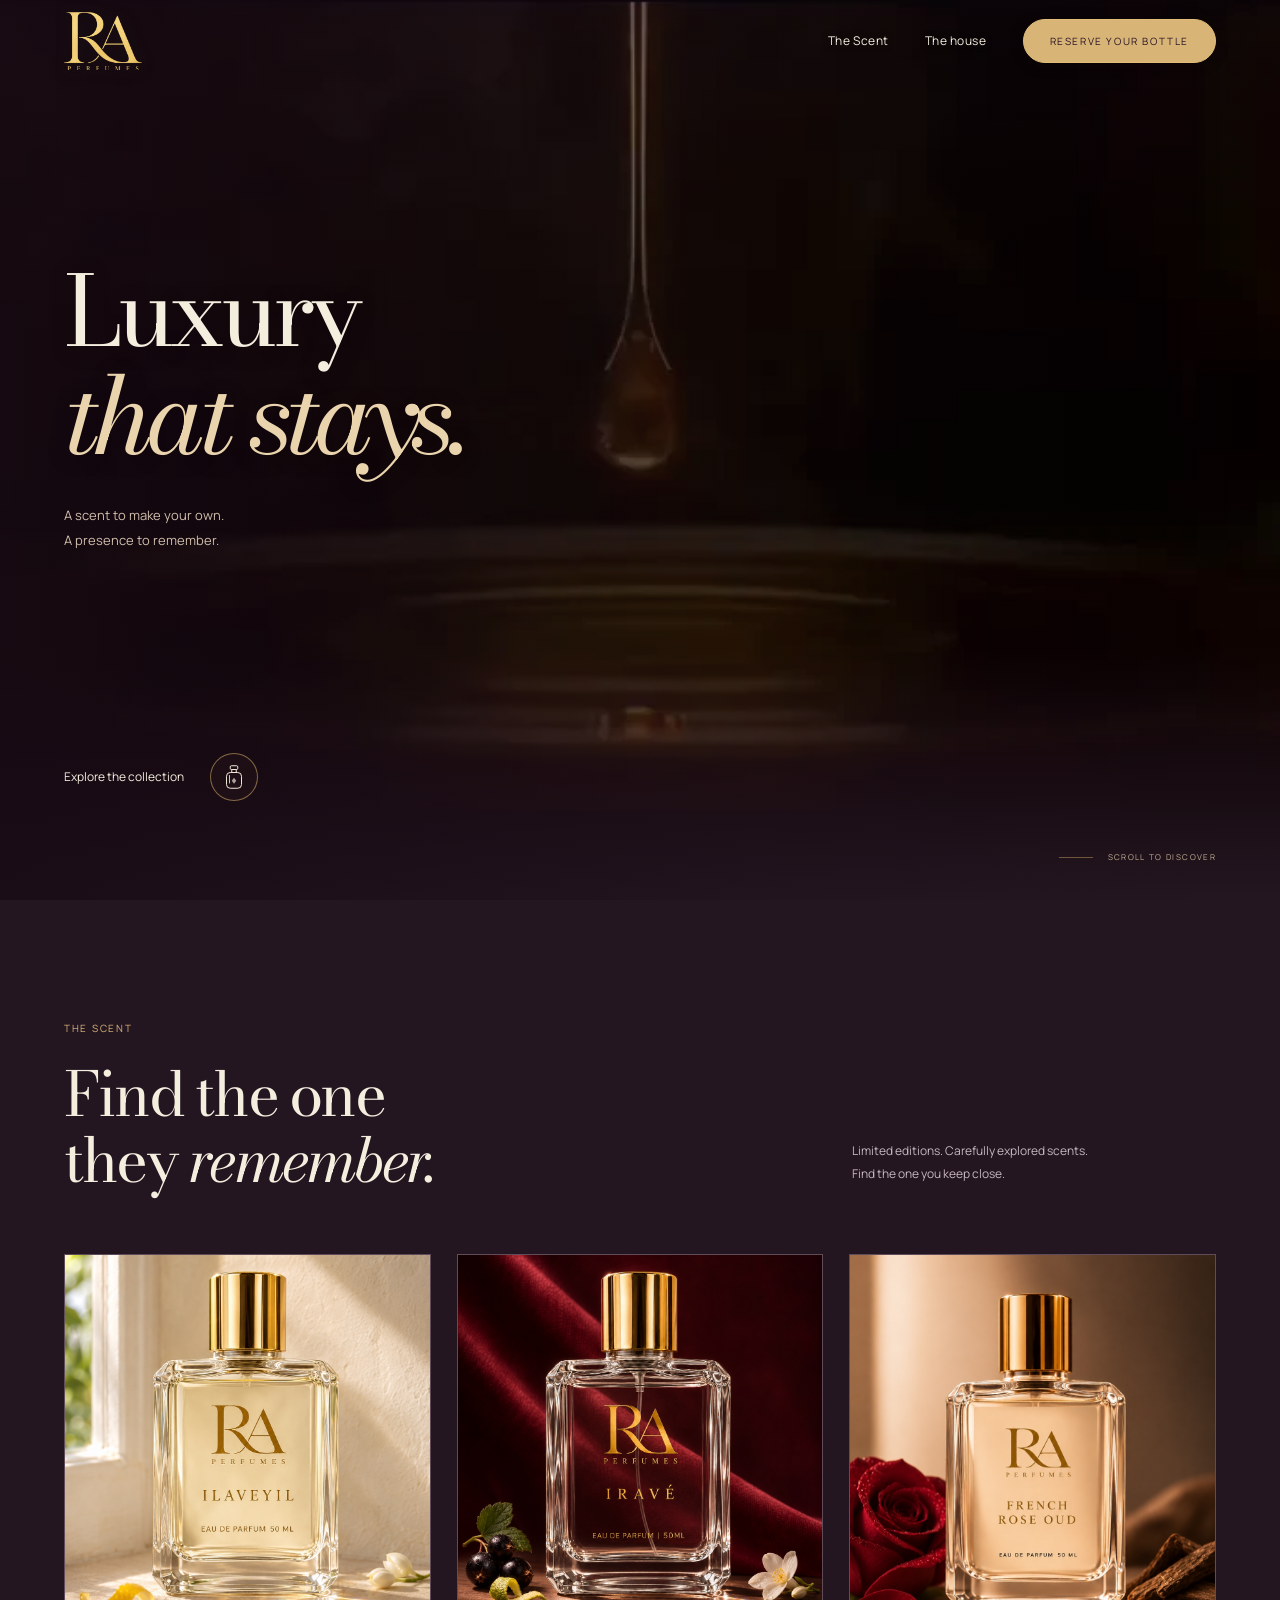
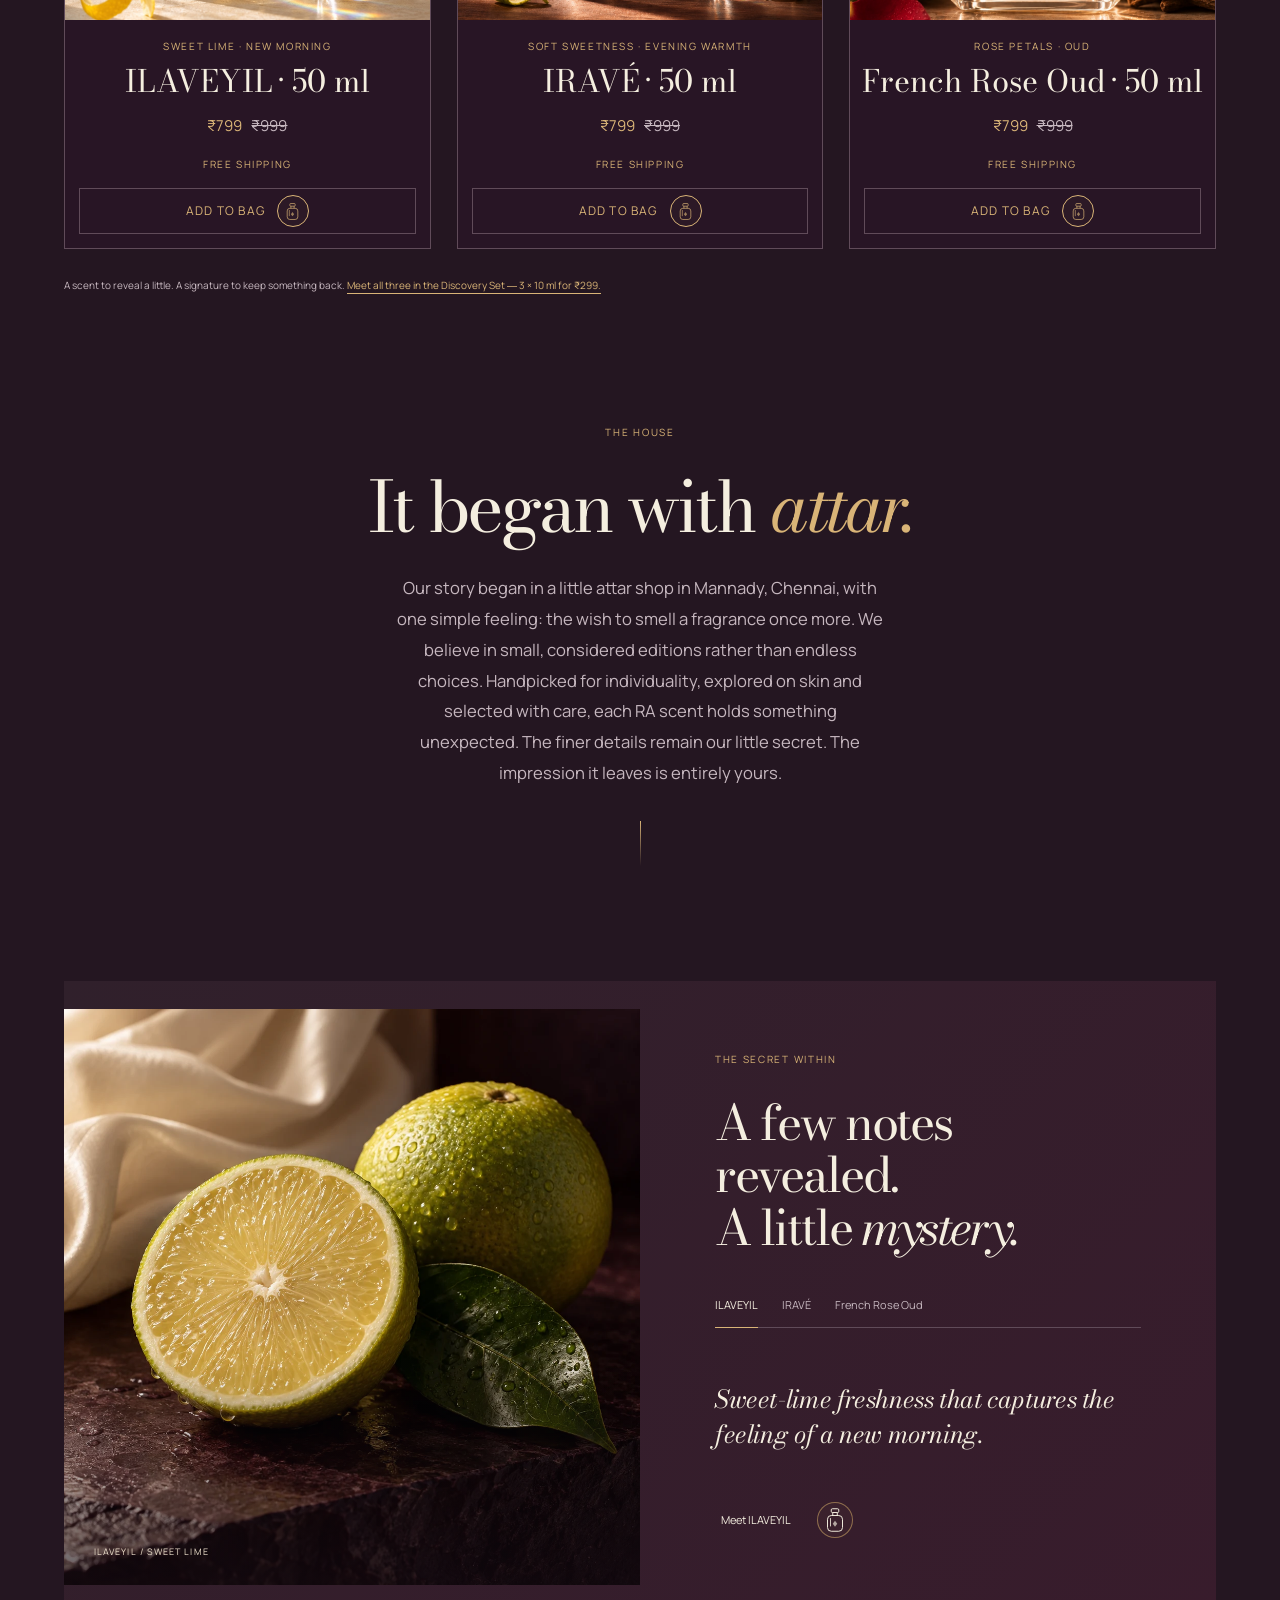
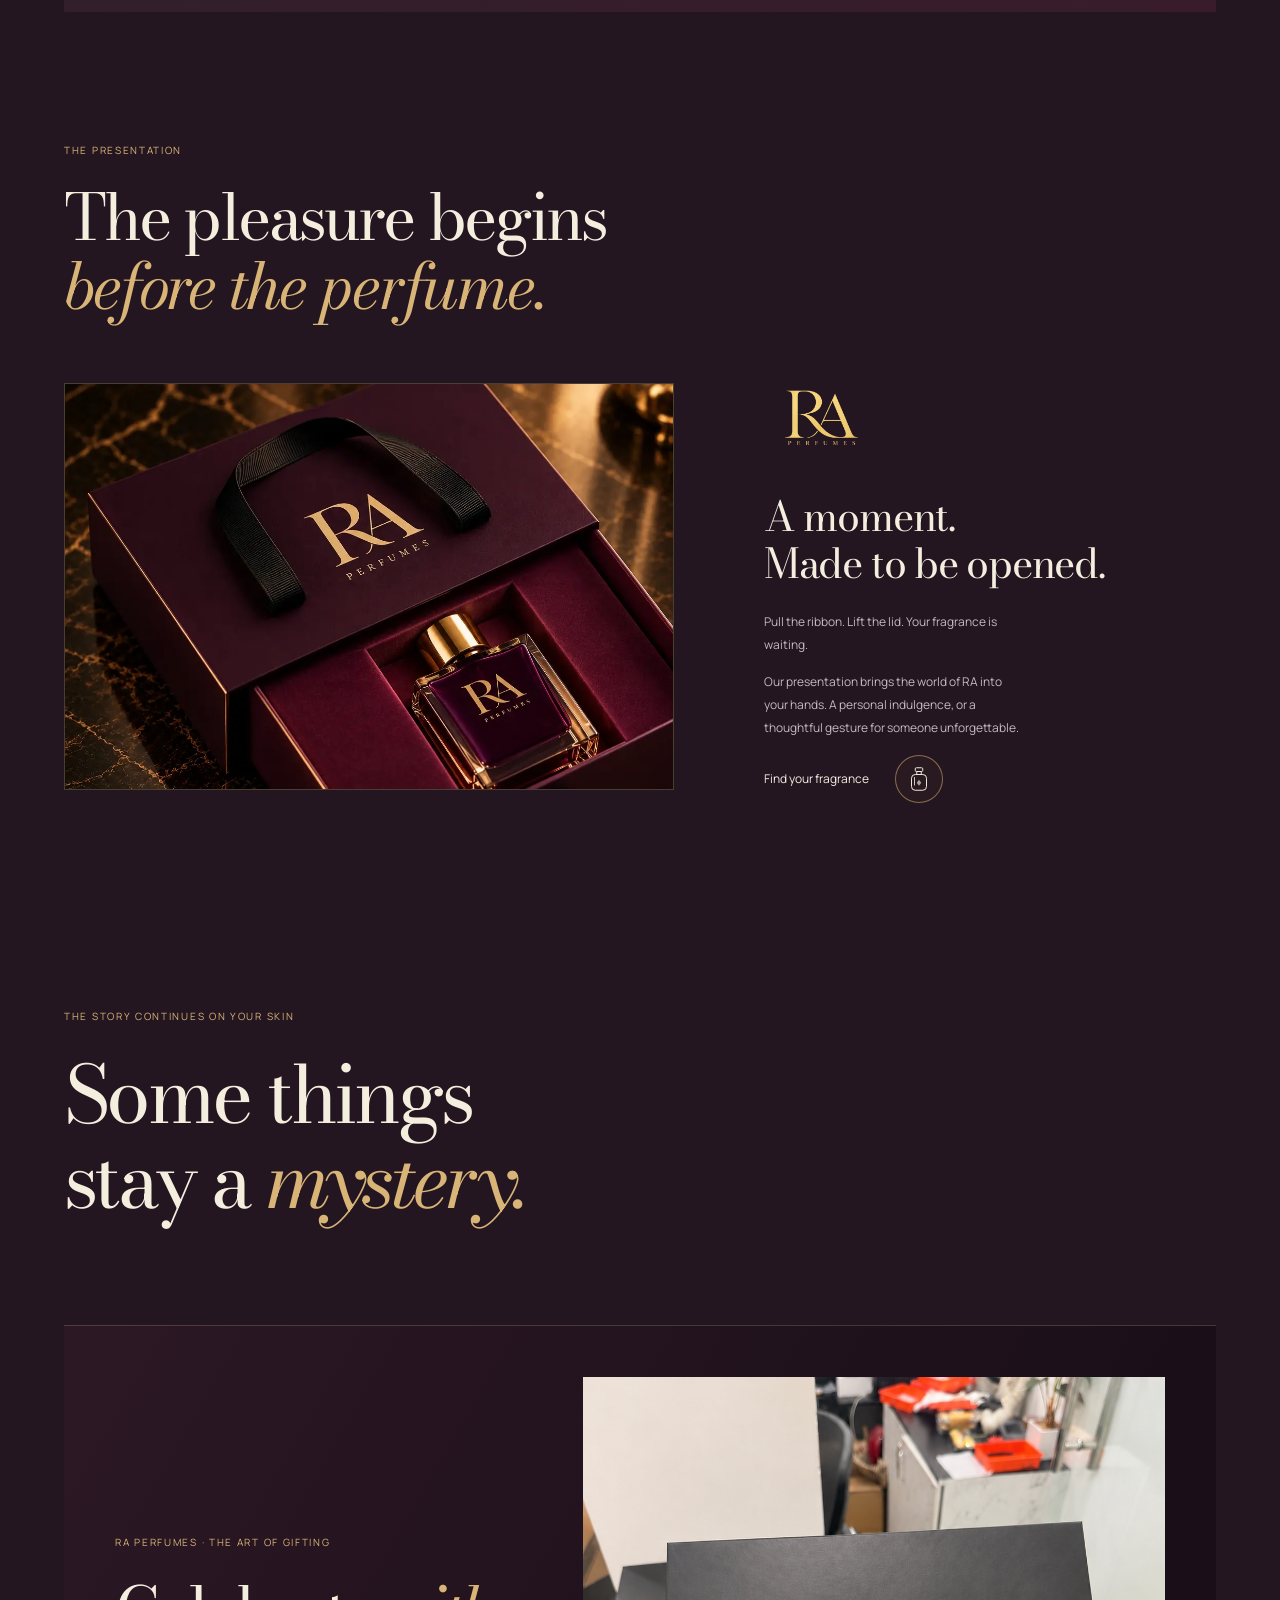
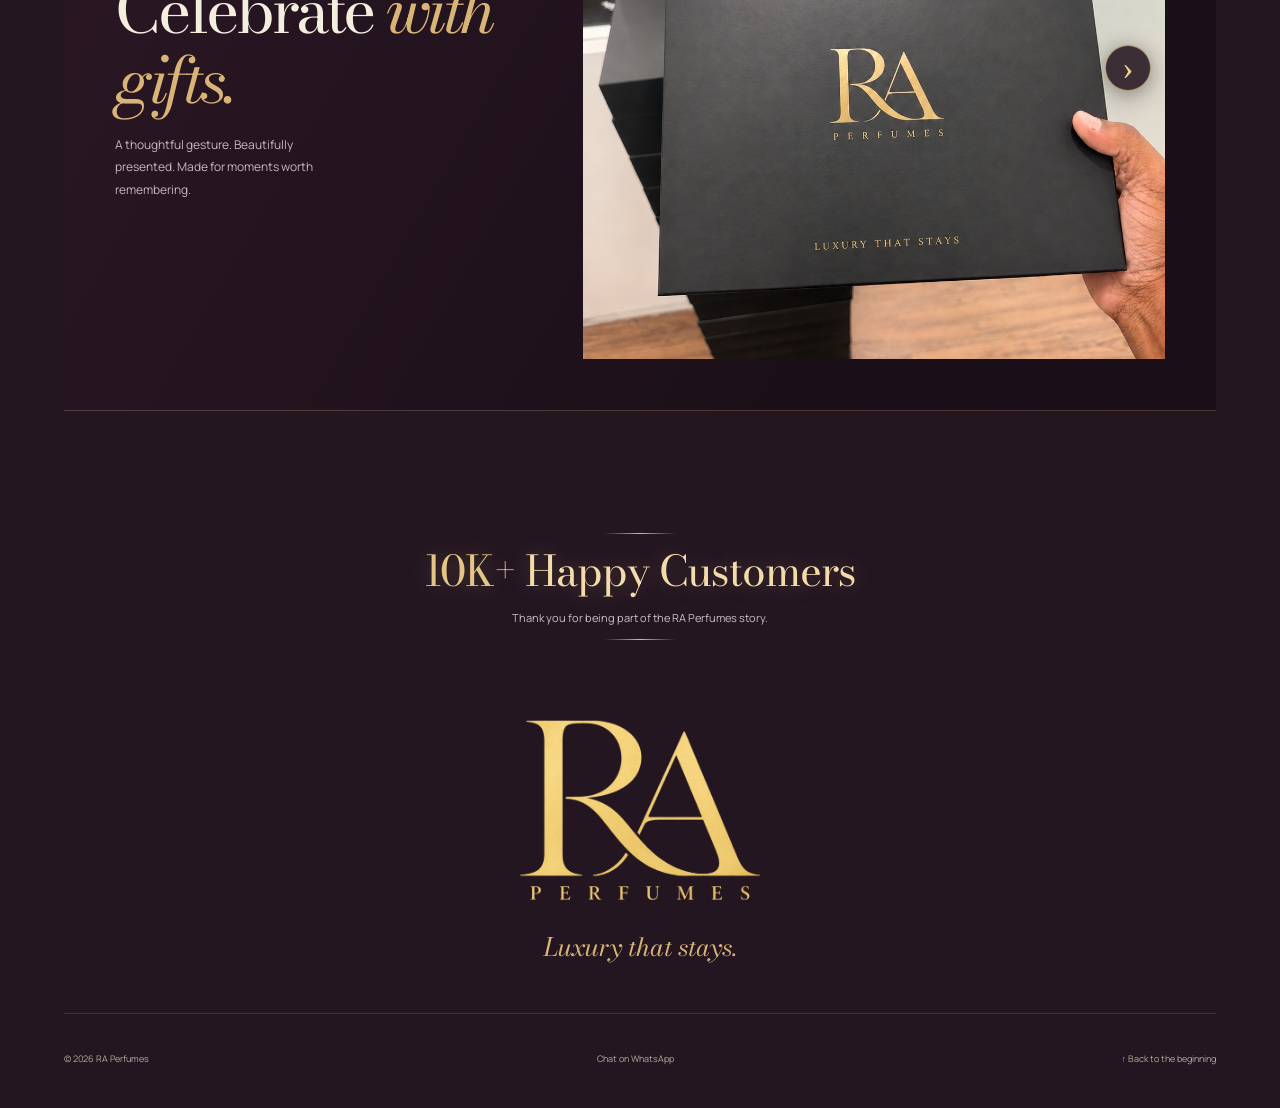
<file: index.html>
<!DOCTYPE html>

<html lang="en">
<head>
<meta charset="utf-8"/>
<meta content="width=device-width,initial-scale=1" name="viewport"/>
<meta content="#241621" name="theme-color"/>
<meta content="Discover RA PERFUMES, a Chennai fragrance house. Explore ILAVEYIL, IRAVÉ and French Rose Oud. Distinctive fragrances. Luxury That Stays." name="description"/>
<meta content="RA Perfumes | Luxury that stays" property="og:title"/>
<meta content="Three expressions. One personal choice. Enter the world of RA Perfumes." property="og:description"/>
<meta content="website" property="og:type"/>
<meta content="https://raperfume.com" property="og:url"/>
<meta content="https://raperfume.com/assets/ilaveyil-new.jpg" property="og:image"/>
<title>RA PERFUMES | Luxury Perfumes in Chennai</title>
<link rel="canonical" href="https://raperfume.com/"/>
<script type="application/ld+json">
{
  "@context": "https://schema.org",
  "@graph": [
    {
      "@type": "WebSite",
      "@id": "https://raperfume.com/#website",
      "url": "https://raperfume.com/",
      "name": "RA PERFUMES",
      "alternateName": "RA Perfumes Chennai",
      "publisher": {"@id": "https://raperfume.com/#organization"}
    },
    {
      "@type": "Organization",
      "@id": "https://raperfume.com/#organization",
      "name": "RA PERFUMES",
      "url": "https://raperfume.com/",
      "logo": "https://raperfume.com/assets/ra-mark.webp",
      "description": "RA PERFUMES is a Chennai fragrance house offering ILAVEYIL, IRAVÉ and French Rose Oud."
    }
  ]
}
</script>
<link href="assets/ra-mark.webp" rel="icon" type="image/webp"/>
<link href="styles.css" rel="stylesheet"/>
</head>
<body>
<a class="skip" href="#main">Skip to content</a>
<header class="site-header">
<a aria-label="RA Perfumes home" class="brand" href="#top"><img alt="RA Perfumes" height="1024" src="assets/ra-mark.webp" width="1024"/></a>
<nav aria-label="Main navigation" class="header-nav">
<a class="nav-link" href="#catalog">The Scent</a>
<a class="nav-link" href="#house">The house</a>
<button class="reserve-button" data-open-bag="">Reserve your bottle <span data-bag-count="" hidden="">0</span></button>
</nav>
</header>
<div aria-hidden="true" id="top"></div>
<main id="main" tabindex="-1">
<section aria-label="Luxury that stays" class="hero">
<div class="hero-stage">
<div aria-hidden="true" class="film-frame">
<img alt="" fetchpriority="high" height="480" src="assets/hero-poster.webp" width="910"/>
<video aria-hidden="true" id="scrub-video" muted="" playsinline="" preload="auto" src="assets/presence.mp4" tabindex="-1"></video>
<svg class="loading-ring" viewbox="0 0 40 40"><circle cx="20" cy="20" fill="none" r="16" stroke="currentColor" stroke-width="1.5"></circle></svg>
</div>
<div class="hero-bands">
<div class="band" data-end="0.34" data-start="0" style="--k:1">
<h1><span class="band-word">Luxury</span> <em class="band-word">that stays.</em></h1>
<p class="band-copy">A scent to make your own.<br/>A presence to remember.</p>
</div>
<div aria-hidden="true" class="band" data-end="0.68" data-start="0.34" inert="">
<h2><span class="band-word">Draw closer.</span><em class="band-word">Stay curious.</em></h2>
<p class="band-copy">Some encounters become memories.<br/>Let yours begin here.</p>
</div>
<div aria-hidden="true" class="band" data-end="1" data-start="0.68" inert="">
<h2><span class="band-word">One fragrance.</span><em class="band-word">Entirely yours.</em></h2>
<p class="band-copy">For the moments you keep.<br/>And the impression you leave.</p>
</div>
</div>
<a class="text-link hero-action" href="#collection">Explore the collection <span aria-hidden="true" class="arrow-disc perfume-disc"><svg aria-hidden="true" class="perfume-icon" fill="none" viewbox="0 0 32 36"><rect height="5" rx="1.5" stroke="currentColor" stroke-width="1.3" width="10" x="11" y="3"></rect><path d="M13 8v4m6-4v4" stroke="currentColor" stroke-width="1.3"></path><rect height="21" rx="5" stroke="currentColor" stroke-width="1.3" width="20" x="6" y="12"></rect><path d="M10 16v10" stroke="currentColor" stroke-linecap="round" stroke-width="1.1"></path><path d="m16 19 3 4-3 4-3-4 3-4Z" fill="currentColor" opacity=".65"></path></svg></span></a>
<span aria-hidden="true" class="scroll-hint"><span></span>Scroll to discover</span>
</div>
</section>
<section aria-labelledby="collection-title" class="collection section-pad" id="collection">
<div class="section-intro reveal">
<div><p class="eyebrow">The scent</p><h2 id="collection-title">Find the one<br/>they <em>remember.</em></h2></div>
<p class="intro-copy">Limited editions. Carefully explored scents.<br/>Find the one you keep close.</p>
</div>
<div class="house-collection"><article class="house-card">
<a aria-label="Explore ILAVEYIL" href="#scent-fresh"><img alt="ILAVEYIL perfume bottle" loading="lazy" src="assets/ilaveyil-new.jpg"/><small>Sweet lime · New morning</small><h3>ILAVEYIL · 50 ml</h3></a>
<p><strong>₹799</strong> <s>₹999</s><br/><small>Free shipping</small></p>
<button aria-label="Add ILAVEYIL 50 ml to bag" data-quick-add="fresh" type="button">Add to bag <span aria-hidden="true" class="perfume-disc"><svg aria-hidden="true" class="perfume-icon" fill="none" viewbox="0 0 32 36"><rect height="5" rx="1.5" stroke="currentColor" stroke-width="1.3" width="10" x="11" y="3"></rect><path d="M13 8v4m6-4v4" stroke="currentColor" stroke-width="1.3"></path><rect height="21" rx="5" stroke="currentColor" stroke-width="1.3" width="20" x="6" y="12"></rect><path d="M10 16v10" stroke="currentColor" stroke-linecap="round" stroke-width="1.1"></path><path d="m16 19 3 4-3 4-3-4 3-4Z" fill="currentColor" opacity=".65"></path></svg></span></button>
</article>
<article class="house-card">
<a aria-label="Explore IRAVÉ" href="#scent-arena"><img alt="IRAVÉ perfume bottle" loading="lazy" src="assets/irave-new.jpg"/><small>Soft sweetness · Evening warmth</small><h3>IRAVÉ · 50 ml</h3></a>
<p><strong>₹799</strong> <s>₹999</s><br/><small>Free shipping</small></p>
<button aria-label="Add IRAVÉ 50 ml to bag" data-quick-add="arena" type="button">Add to bag <span aria-hidden="true" class="perfume-disc"><svg aria-hidden="true" class="perfume-icon" fill="none" viewbox="0 0 32 36"><rect height="5" rx="1.5" stroke="currentColor" stroke-width="1.3" width="10" x="11" y="3"></rect><path d="M13 8v4m6-4v4" stroke="currentColor" stroke-width="1.3"></path><rect height="21" rx="5" stroke="currentColor" stroke-width="1.3" width="20" x="6" y="12"></rect><path d="M10 16v10" stroke="currentColor" stroke-linecap="round" stroke-width="1.1"></path><path d="m16 19 3 4-3 4-3-4 3-4Z" fill="currentColor" opacity=".65"></path></svg></span></button>
</article>
<article class="house-card">
<a aria-label="Explore French Rose Oud" href="#scent-oud"><img alt="French Rose Oud perfume bottle" loading="lazy" src="assets/french-rose-oud-new.jpg"/><small>Rose petals · Oud</small><h3>French Rose Oud · 50 ml</h3></a>
<p><strong>₹799</strong> <s>₹999</s><br/><small>Free shipping</small></p>
<button aria-label="Add French Rose Oud 50 ml to bag" data-quick-add="oud" type="button">Add to bag <span aria-hidden="true" class="perfume-disc"><svg aria-hidden="true" class="perfume-icon" fill="none" viewbox="0 0 32 36"><rect height="5" rx="1.5" stroke="currentColor" stroke-width="1.3" width="10" x="11" y="3"></rect><path d="M13 8v4m6-4v4" stroke="currentColor" stroke-width="1.3"></path><rect height="21" rx="5" stroke="currentColor" stroke-width="1.3" width="20" x="6" y="12"></rect><path d="M10 16v10" stroke="currentColor" stroke-linecap="round" stroke-width="1.1"></path><path d="m16 19 3 4-3 4-3-4 3-4Z" fill="currentColor" opacity=".65"></path></svg></span></button>
</article></div>
<p class="collection-note">A scent to reveal a little. A signature to keep something back. <a href="#scent-discovery">Meet all three in the Discovery Set — 3 × 10 ml for ₹299.</a></p>
</section>
<section aria-labelledby="house-title" class="house reveal" id="house">
<p class="eyebrow">The house</p>
<h2 id="house-title">It began with <em>attar.</em></h2>
<p class="house-story">Our story began in a little attar shop in Mannady, Chennai, with one simple feeling: the wish to smell a fragrance once more. We believe in small, considered editions rather than endless choices. Handpicked for individuality, explored on skin and selected with care, each RA scent holds something unexpected. The finer details remain our little secret. The impression it leaves is entirely yours.</p><span aria-hidden="true" class="signature-line"></span>
</section>
<section aria-labelledby="ritual-title" class="ritual reveal">
<div class="ritual-art">
<img alt="Sweet lime peel and jasmine in golden morning light" height="1254" id="mood-image" loading="lazy" src="assets/sweet-lime.webp" width="1254"/>
<span class="ritual-art-caption" id="mood-caption">ILAVEYIL / Sweet lime</span>
</div>
<div class="ritual-copy">
<p class="eyebrow">The secret within</p>
<h2 id="ritual-title">A few notes revealed.<br/>A little <em>mystery.</em></h2>
<div aria-label="Choose a mood" class="mood-tabs" role="tablist">
<button aria-controls="mood-panel" aria-selected="true" class="mood-tab" data-mood="fresh" id="mood-fresh" role="tab">ILAVEYIL</button>
<button aria-controls="mood-panel" aria-selected="false" class="mood-tab" data-mood="arena" id="mood-arena" role="tab" tabindex="-1">IRAVÉ</button>
<button aria-controls="mood-panel" aria-selected="false" class="mood-tab" data-mood="oud" id="mood-oud" role="tab" tabindex="-1">French Rose Oud</button>
</div>
<div aria-labelledby="mood-fresh" class="mood-panel" id="mood-panel" role="tabpanel" tabindex="0">
<p class="mood-quote">Sweet-lime freshness that captures the feeling of a new morning.</p>
<button class="text-link mood-link" data-product="fresh"><span>Meet ILAVEYIL</span><span aria-hidden="true" class="arrow-disc perfume-disc"><svg aria-hidden="true" class="perfume-icon" fill="none" viewbox="0 0 32 36"><rect height="5" rx="1.5" stroke="currentColor" stroke-width="1.3" width="10" x="11" y="3"></rect><path d="M13 8v4m6-4v4" stroke="currentColor" stroke-width="1.3"></path><rect height="21" rx="5" stroke="currentColor" stroke-width="1.3" width="20" x="6" y="12"></rect><path d="M10 16v10" stroke="currentColor" stroke-linecap="round" stroke-width="1.1"></path><path d="m16 19 3 4-3 4-3-4 3-4Z" fill="currentColor" opacity=".65"></path></svg></span></button>
</div>
</div>
</section>
<section aria-labelledby="presentation-title" class="presentation section-pad">
<div class="presentation-heading reveal"><p class="eyebrow">The presentation</p><h2 id="presentation-title">The pleasure begins<br/><em>before the perfume.</em></h2></div>
<div class="presentation-layout">
<figure class="presentation-photo reveal"><img alt="RA Perfumes presentation box in royal plum, with gold branding, a wine-coloured interior and black ribbon handles" height="1024" loading="lazy" src="assets/ra-presentation-photo.webp" width="1536"/></figure>
<div class="presentation-copy reveal"><img alt="RA Perfumes" class="presentation-brand-logo" height="1024" loading="lazy" src="assets/ra-mark.webp" width="1024"/><h3>A moment.<br/>Made to be opened.</h3><p>Pull the ribbon. Lift the lid. Your fragrance is waiting.</p><p>Our presentation brings the world of RA into your hands. A personal indulgence, or a thoughtful gesture for someone unforgettable.</p><a class="text-link" href="#collection">Find your fragrance <span aria-hidden="true" class="arrow-disc perfume-disc"><svg aria-hidden="true" class="perfume-icon" fill="none" viewbox="0 0 32 36"><rect height="5" rx="1.5" stroke="currentColor" stroke-width="1.3" width="10" x="11" y="3"></rect><path d="M13 8v4m6-4v4" stroke="currentColor" stroke-width="1.3"></path><rect height="21" rx="5" stroke="currentColor" stroke-width="1.3" width="20" x="6" y="12"></rect><path d="M10 16v10" stroke="currentColor" stroke-linecap="round" stroke-width="1.1"></path><path d="m16 19 3 4-3 4-3-4 3-4Z" fill="currentColor" opacity=".65"></path></svg></span></a></div>
</div>
</section>
</main>
<footer class="closing" id="closing">
<p class="eyebrow closing-whisper reveal">The story continues on your skin</p>
<div aria-label="Customer photographs" class="customer-gallery" hidden=""></div>
<div class="closing-top reveal"><h2>Some things<br/>stay a <em>mystery.</em></h2></div>
<section aria-labelledby="diwali-title" class="diwali-feature reveal">
<div class="diwali-intro">
<p class="eyebrow">RA Perfumes · The art of gifting</p>
<h3 id="diwali-title">Celebrate <em>with gifts.</em></h3>
<p>A thoughtful gesture. Beautifully presented. Made for moments worth remembering.</p>
</div>
<div aria-label="RA Perfumes gift collection" aria-roledescription="carousel" class="diwali-gallery" id="diwali-gallery" role="region">
<div aria-label="Swipe through the RA Perfumes gift box photographs" class="diwali-gallery-track" id="diwali-gallery-track" tabindex="0">
<figure class="diwali-gallery-slide"><img alt="Black RA Perfumes gift box with gold logo and Luxury that stays lettering" decoding="async" height="2048" loading="lazy" src="assets/diwali-closed.jpg" width="1536"/></figure>
<figure class="diwali-gallery-slide"><img alt="RA Perfumes open gift box with a black fragrance bottle, sweets, decorative pieces and a greeting card" decoding="async" height="2048" loading="lazy" src="assets/diwali-open.jpg" width="1536"/></figure>
</div>
<button aria-label="Previous gift photo" class="diwali-arrow diwali-prev" data-diwali-step="-1" type="button"><span aria-hidden="true">‹</span></button>
<button aria-label="Next gift photo" class="diwali-arrow diwali-next" data-diwali-step="1" type="button"><span aria-hidden="true">›</span></button>
</div>
</section>
<div aria-label="10K plus happy customers" class="trust-milestone reveal">
<span aria-hidden="true" class="trust-milestone-rule"></span>
<strong><span>10K+</span> Happy Customers</strong>
<p>Thank you for being part of the RA Perfumes story.</p>
<span aria-hidden="true" class="trust-milestone-rule"></span>
</div>
<a aria-label="RA Perfumes, back to the beginning" class="footer-brand" href="#top"><img alt="RA Perfumes" height="1024" loading="lazy" src="assets/ra-mark.webp" width="1024"/></a>
<p class="footer-slogan">Luxury that stays.</p>
<div class="footer-bottom"><span>© <span id="year">2026</span> RA Perfumes</span><a href="https://wa.me/918939429631?text=Hello%2C%20Can%20i%20get%20more%20info%20on%20this%3F" target="_blank" rel="noopener">Chat on WhatsApp</a><a href="#top">↑ Back to the beginning</a></div>
</footer>
<main class="catalog" hidden="" id="catalog"><a aria-label="Back to homepage" class="catalog-home-arrow" href="#top" title="Back to homepage"><span aria-hidden="true">←</span></a><header class="catalog-banner"><div><small>RA PERFUMES</small><h1>The Scent</h1><p>Three fragrances. One set to discover them all.</p></div><div aria-label="RA Perfumes box collections" aria-roledescription="carousel" class="catalog-banner-gallery" id="box-showcase" role="region">
<div aria-label="Swipe between the two RA Perfumes presentation collections" class="box-gallery-track" id="box-gallery-track" tabindex="0">
<article class="box-gallery-slide">
<div class="box-gallery-visual"><img alt="Signature RA Perfumes presentation box with a single bottle" decoding="async" loading="eager" src="assets/ra-presentation-photo.webp"/></div>
<div class="box-gallery-caption"><strong>The Signature Box</strong><p>One fragrance. A personal moment, beautifully presented.</p></div>
</article>
<article class="box-gallery-slide">
<div class="box-gallery-visual"><img alt="RA Perfumes Discovery Set featuring ILAVEYIL, IRAVÉ and French Rose Oud" decoding="async" loading="lazy" src="assets/discovery-set-new.jpg"/></div>
<div class="box-gallery-caption"><strong>The Discovery Set</strong><p>Three 10 ml fragrances. One thoughtful introduction to RA.</p></div>
</article>
</div>
</div></header><div class="catalog-heading"><h2>The collection</h2><span>3 fragrances · 1 discovery set</span></div><div class="catalog-grid"><a class="catalog-card" href="#scent-fresh"><img alt="ILAVEYIL perfume bottle" src="assets/ilaveyil-new.jpg"/><div><small>EAU DE PARFUM · 50 ML</small><h3>ILAVEYIL</h3><p>Sweet-lime freshness that captures the feeling of a new morning.</p><span><s>₹999</s> <strong>₹799</strong></span><b>Discover fragrance <span aria-hidden="true" class="perfume-disc"><svg aria-hidden="true" class="perfume-icon" fill="none" viewbox="0 0 32 36"><rect height="5" rx="1.5" stroke="currentColor" stroke-width="1.3" width="10" x="11" y="3"></rect><path d="M13 8v4m6-4v4" stroke="currentColor" stroke-width="1.3"></path><rect height="21" rx="5" stroke="currentColor" stroke-width="1.3" width="20" x="6" y="12"></rect><path d="M10 16v10" stroke="currentColor" stroke-linecap="round" stroke-width="1.1"></path><path d="m16 19 3 4-3 4-3-4 3-4Z" fill="currentColor" opacity=".65"></path></svg></span></b></div></a><a class="catalog-card" href="#scent-arena"><img alt="IRAVÉ perfume bottle" src="assets/irave-new.jpg"/><div><small>EAU DE PARFUM · 50 ML</small><h3>IRAVÉ</h3><p>A soft sweetness that unfolds into warmth as evening settles.</p><span><s>₹999</s> <strong>₹799</strong></span><b>Discover fragrance <span aria-hidden="true" class="perfume-disc"><svg aria-hidden="true" class="perfume-icon" fill="none" viewbox="0 0 32 36"><rect height="5" rx="1.5" stroke="currentColor" stroke-width="1.3" width="10" x="11" y="3"></rect><path d="M13 8v4m6-4v4" stroke="currentColor" stroke-width="1.3"></path><rect height="21" rx="5" stroke="currentColor" stroke-width="1.3" width="20" x="6" y="12"></rect><path d="M10 16v10" stroke="currentColor" stroke-linecap="round" stroke-width="1.1"></path><path d="m16 19 3 4-3 4-3-4 3-4Z" fill="currentColor" opacity=".65"></path></svg></span></b></div></a><a class="catalog-card" href="#scent-oud"><img alt="French Rose Oud perfume bottle" src="assets/french-rose-oud-new.jpg"/><div><small>EAU DE PARFUM · 50 ML</small><h3>French Rose Oud</h3><p>Soft rose petals unfolding into the rich warmth of oud.</p><span><s>₹999</s> <strong>₹799</strong></span><b>Discover fragrance <span aria-hidden="true" class="perfume-disc"><svg aria-hidden="true" class="perfume-icon" fill="none" viewbox="0 0 32 36"><rect height="5" rx="1.5" stroke="currentColor" stroke-width="1.3" width="10" x="11" y="3"></rect><path d="M13 8v4m6-4v4" stroke="currentColor" stroke-width="1.3"></path><rect height="21" rx="5" stroke="currentColor" stroke-width="1.3" width="20" x="6" y="12"></rect><path d="M10 16v10" stroke="currentColor" stroke-linecap="round" stroke-width="1.1"></path><path d="m16 19 3 4-3 4-3-4 3-4Z" fill="currentColor" opacity=".65"></path></svg></span></b></div></a><a class="catalog-card" href="#scent-discovery" id="discovery-set"><img alt="Burgundy RA Discovery Set box containing ILAVEYIL, IRAVÉ and French Rose Oud" decoding="async" loading="lazy" src="assets/discovery-set-new.jpg"/><div><small>EAU DE PARFUM · 3 × 10 ML</small><h3>Discovery Set</h3><p>ILAVEYIL · IRAVÉ · French Rose Oud</p><span><s>₹399</s> <strong>₹299</strong></span><b>Discover the set <span aria-hidden="true" class="perfume-disc"><svg aria-hidden="true" class="perfume-icon" fill="none" viewbox="0 0 32 36"><rect height="5" rx="1.5" stroke="currentColor" stroke-width="1.3" width="10" x="11" y="3"></rect><path d="M13 8v4m6-4v4" stroke="currentColor" stroke-width="1.3"></path><rect height="21" rx="5" stroke="currentColor" stroke-width="1.3" width="20" x="6" y="12"></rect><path d="M10 16v10" stroke="currentColor" stroke-linecap="round" stroke-width="1.1"></path><path d="m16 19 3 4-3 4 3-4 3-4Z" fill="currentColor" opacity=".65"></path></svg></span></b></div></a></div></main><main class="scent-shop" hidden="" id="fragrance-detail"><a class="return-link" href="#catalog">← All fragrances</a><section id="product-dialog"> <div class="product-dialog-body">
<div class="product-art">
<img alt="ILAVEYIL perfume bottle" height="1374" id="product-image" src="assets/ilaveyil-new.jpg" width="1145"/>
</div>
<div class="product-details">
<p class="eyebrow">RA Perfumes · Eau de parfum</p><h2 id="product-title">ILAVEYIL</h2><p class="product-story"></p>
<fieldset class="sizes"><legend>Bottle size</legend><button aria-pressed="false" class="size-option" data-size="30" type="button">30 ml</button><button aria-pressed="true" class="size-option" data-size="50" type="button">50 ml</button><button aria-pressed="false" class="size-option" data-size="100" type="button">100 ml</button></fieldset>
<div class="price-line"><s aria-label="Original price" id="product-original">₹999</s><span class="price" id="product-price">₹799</span><small id="product-size-caption">50 ml</small></div>
<button class="primary-button" id="add-selection">Add to my bag <span aria-hidden="true" class="arrow-disc perfume-disc"><svg aria-hidden="true" class="perfume-icon" fill="none" viewbox="0 0 32 36"><rect height="5" rx="1.5" stroke="currentColor" stroke-width="1.3" width="10" x="11" y="3"></rect><path d="M13 8v4m6-4v4" stroke="currentColor" stroke-width="1.3"></path><rect height="21" rx="5" stroke="currentColor" stroke-width="1.3" width="20" x="6" y="12"></rect><path d="M10 16v10" stroke="currentColor" stroke-linecap="round" stroke-width="1.1"></path><path d="m16 19 3 4-3 4-3-4 3-4Z" fill="currentColor" opacity=".65"></path></svg></span></button>
<p class="detail-small">Your next signature, beautifully personal.</p>
</div>
</div>
</section></main>
<dialog aria-labelledby="bag-title" class="bag-dialog" id="bag-dialog">
<div class="dialog-top"><span class="eyebrow">RA Perfumes</span><button aria-label="Close your bag" class="close-button" data-close="">×</button></div>
<div class="bag-content">
<section id="bag-step"><h2 class="bag-title" id="bag-title" tabindex="-1">Something draws you in.</h2><div id="bag-items"></div><div id="bag-summary"></div></section>
<section hidden="" id="details-step">
<button class="back-link" id="back-to-bag">← Back to your bag</button><h2 id="details-title" tabindex="-1">Checkout</h2>
<div class="mini-summary" id="details-summary"></div>
<form id="customer-form" novalidate=""><div class="delivery-check"><label for="customer-pin">Delivery PIN code</label><div class="pin-row"><input aria-describedby="customer-delivery-status" autocomplete="postal-code" data-pin-input="" id="customer-pin" inputmode="numeric" maxlength="6" pattern="[1-9][0-9]{5}" placeholder="6-digit PIN code"/><button data-check-pin="" type="button">Check availability</button></div><p class="delivery-status" data-pin-status="" id="customer-delivery-status" role="status">Enter your PIN code to check delivery availability.</p></div><div class="promo-check"><label for="promo-code">Have a coupon?</label><div class="promo-row"><input aria-describedby="promo-status" autocapitalize="characters" autocomplete="off" id="promo-code" maxlength="32" name="promo" placeholder="Enter your code" type="text"/><button id="promo-apply" type="button">Apply</button></div><p aria-live="polite" class="promo-status" id="promo-status" role="status"></p></div><div aria-live="polite" class="checkout-totals" id="checkout-totals"></div>
<label for="customer-name">Your name</label><input autocomplete="name" id="customer-name" maxlength="80" minlength="2" name="name" placeholder="Full name" required="" type="text"/>
<label for="customer-mobile">Mobile number</label><input aria-describedby="mobile-error" autocomplete="tel-national" id="customer-mobile" inputmode="numeric" maxlength="10" minlength="10" name="mobile" pattern="[6-9][0-9]{9}" placeholder="10-digit mobile number" required="" type="tel"/><span class="mobile-error" hidden="" id="mobile-error" role="alert">Invalid number</span>
<label for="customer-email">Email address</label><input autocomplete="email" id="customer-email" maxlength="150" name="email" placeholder="you@example.com" required="" type="email"/>
<button class="primary-button whatsapp-button" type="submit">Continue to WhatsApp <span aria-hidden="true" class="arrow-disc perfume-disc"><svg aria-hidden="true" class="perfume-icon" fill="none" viewbox="0 0 32 36"><rect height="5" rx="1.5" stroke="currentColor" stroke-width="1.3" width="10" x="11" y="3"></rect><path d="M13 8v4m6-4v4" stroke="currentColor" stroke-width="1.3"></path><rect height="21" rx="5" stroke="currentColor" stroke-width="1.3" width="20" x="6" y="12"></rect><path d="M10 16v10" stroke="currentColor" stroke-linecap="round" stroke-width="1.1"></path><path d="m16 19 3 4-3 4-3-4 3-4Z" fill="currentColor" opacity=".65"></path></svg></span></button>
<p class="detail-small form-note" id="order-feedback" role="status">Continue opens your order in WhatsApp for you to review and send.</p>
</form>
</section>
</div>
</dialog>
<div aria-live="polite" class="toast" role="status"></div>
<script src="phone-auth.js"></script>
<script src="app.js?v=20261114-coupons"></script>
<script src="film-loader.js"></script>
<script src="film.js"></script>
<script src="gift-gallery.js"></script>
<script src="box-gallery.js"></script><script src="title-fit.js"></script></body>
</html>
</file>
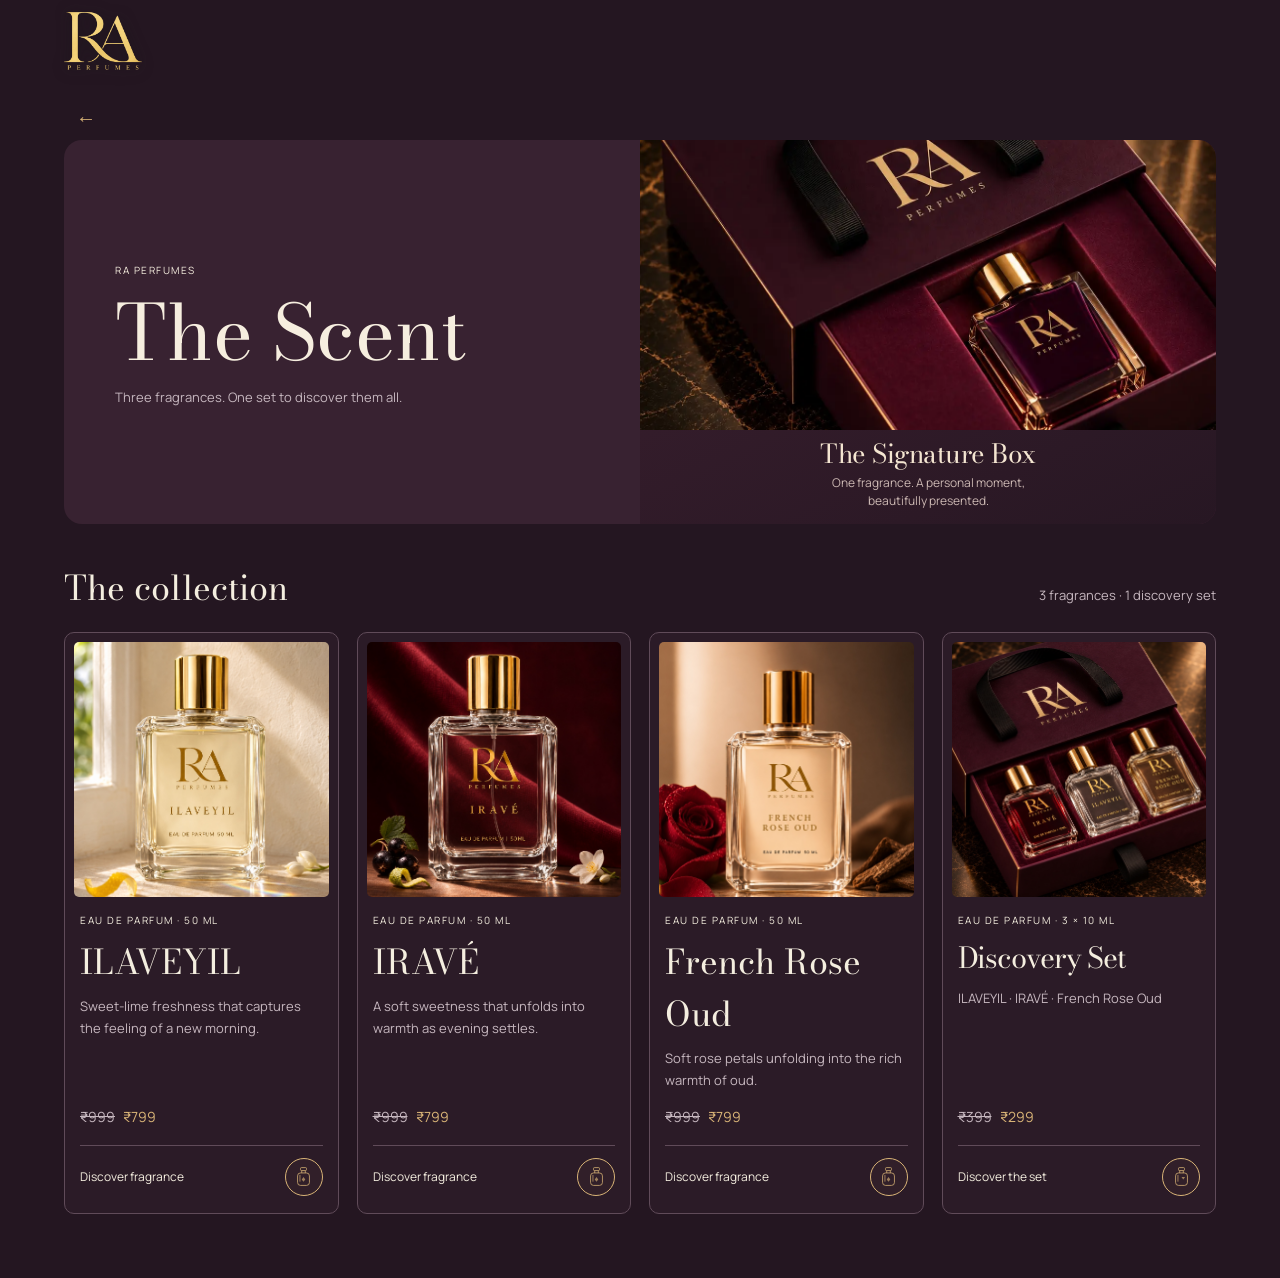
<file: login.html>
<!doctype html>
<html lang="en">
<head>
  <meta charset="utf-8">
  <meta name="viewport" content="width=device-width,initial-scale=1">
  <meta name="theme-color" content="#241621">
  <meta name="description" content="RA Perfumes. Luxury that stays. Discover ILAVEYIL, IRAVÉ and French Rose Oud: three distinct expressions, one personal signature.">
  <meta property="og:title" content="RA Perfumes | Luxury that stays">
  <meta property="og:description" content="Three expressions. One personal choice. Enter the world of RA Perfumes.">
  <meta property="og:type" content="website">
  <meta property="og:url" content="https://raperfume.com">
  <meta property="og:image" content="https://raperfume.com/assets/ilaveyil-new.jpg">
  <title>Your details | RA Perfumes</title>
  <link rel="icon" href="assets/ra-mark.webp" type="image/webp">
  <link rel="preload" href="assets/display.woff" as="font" type="font/woff" crossorigin>
  <link rel="preload" href="assets/display-italic.woff" as="font" type="font/woff" crossorigin>
  <link rel="preload" href="assets/sans.woff" as="font" type="font/woff" crossorigin>
  <link rel="stylesheet" href="styles.css?v=20261107-brandrefresh1">
  <script src="phone-auth.js" defer></script>
  </head>
<body class="inner-page">
  <a class="skip" href="#order-details">Skip to content</a>
  <header class="site-header">
    <a class="brand" href="index.html" aria-label="RA Perfumes home"><img src="assets/ra-mark.webp" alt="RA Perfumes" width="1024" height="1024"></a>

  </header>
<main id="order-details" class="details-page"><p class="eyebrow">RA Perfumes</p><h1>Your mobile number</h1><form id="phone-form"><label for="phone">Mobile number with country code</label><input id="phone" type="tel" autocomplete="tel" required value="+91"><button class="primary-button">Send code</button></form><form id="code-form" hidden><label for="code">SMS verification code</label><input id="code" inputmode="numeric" autocomplete="one-time-code" pattern="[0-9]{6}" required><button class="primary-button">Verify and continue</button></form><p role="status" id="status"></p></main><script src="login.js" defer></script></body></html>
</file>
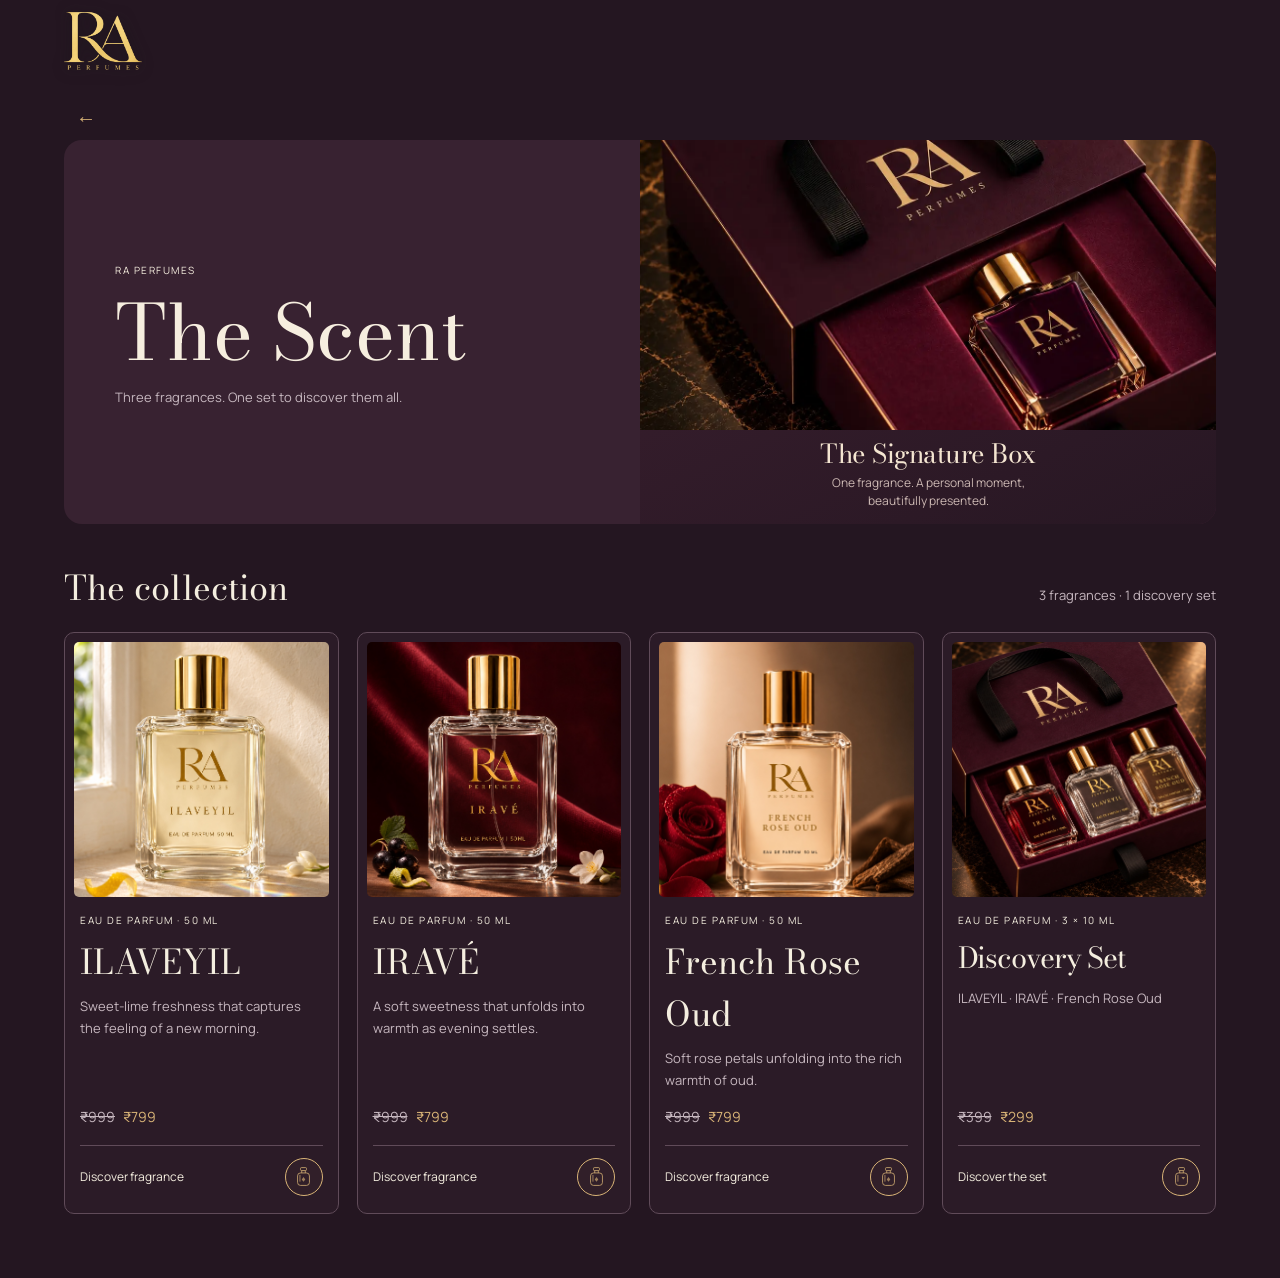
<file: the-scent.html>
<!doctype html><html lang="en"><meta charset="utf-8"><title>RA Perfumes — The Scent</title><script>const scent=new URLSearchParams(location.search).get('scent');location.replace('/#'+(scent&&/^(fresh|arena|oud|discovery)$/.test(scent)?'scent-'+scent:'catalog'));</script><a href="/#catalog">View RA Perfumes collection</a></html>
</file>
<file: styles.css>
@font-face{font-family:Editorial;src:url('assets/display.woff') format('woff');font-display:swap;font-weight:400}
@font-face{font-family:Editorial;src:url('assets/display-italic.woff') format('woff');font-display:swap;font-weight:400;font-style:italic}
@font-face{font-family:Quiet;src:url('assets/sans.woff') format('woff');font-display:swap;font-weight:400 600}
:root{--paper:#281525;--panel:#341b2b;--ink:#f4eedf;--muted:#c7b5c1;--line:#6b485f;--gold:#d9b477;--wine:#481329;--satin:#171517;--ease:cubic-bezier(.2,.75,.25,1)}
*{box-sizing:border-box}html{scroll-behavior:smooth;scroll-padding-top:30px}body{margin:0;background:var(--paper);color:var(--ink);font:14px/1.7 Quiet,Arial,sans-serif}body:has(dialog[open]){overflow:hidden}::selection{background:var(--gold);color:var(--paper)}[hidden]{display:none!important}button,input,a{-webkit-tap-highlight-color:transparent}button,a{touch-action:manipulation}a{color:inherit;text-decoration:none}button,input{font:inherit;color:inherit}button{border:0;background:none;cursor:pointer}button:disabled{cursor:default}button,a,input{outline-offset:5px}button:focus-visible,a:focus-visible,input:focus-visible,[tabindex]:focus-visible{outline:2px solid var(--gold)}img{display:block;max-width:100%}h1,h2,h3,p{margin:0}h1,h2,h3{font-weight:400}svg{display:block}.skip{position:fixed;top:-100px;left:20px;z-index:100;padding:12px 20px;background:var(--gold);color:var(--paper)}.skip:focus{top:12px}.eyebrow{font-size:10px;letter-spacing:.17em;text-transform:uppercase;color:var(--gold)}
/* The identity sits directly on the film, with an alpha-transparent mark. */
.site-header{position:absolute;inset:0 0 auto;z-index:20;display:flex;justify-content:space-between;align-items:center;padding:20px 5vw;gap:24px;border-bottom:1px solid #c9a36418;background:linear-gradient(#130b1299,#130b1210)}.brand{display:block;width:78px;flex:0 0 auto}.brand img{width:100%;height:68px;object-fit:contain}.header-nav{display:flex;align-items:center;gap:36px}.nav-link{display:flex;align-items:center;min-height:44px;font-size:12px;letter-spacing:.045em;white-space:nowrap;transition:color .3s}.nav-link:hover{color:var(--gold)}.reserve-button{display:flex;align-items:center;justify-content:center;gap:8px;min-height:44px;padding:12px 26px;border-radius:999px;border:1px solid #e1bd79;background:var(--gold);color:#261426;font-size:10px;font-weight:600;letter-spacing:.16em;text-transform:uppercase;white-space:nowrap;box-shadow:inset 0 0 0 2px #e6c18c20;transition:background .3s}.reserve-button:hover{background:#dfba7a}.reserve-button [data-bag-count]{border-left:1px solid #432f3145;padding-left:9px;font-size:10px}
.hero{position:relative;height:400svh;background:#130a10;color:var(--ink)}.hero-stage{position:sticky;top:0;height:100svh;overflow:hidden}.film-frame{position:absolute;inset:0;isolation:isolate;background:#130a10}.film-frame>img,.film-frame>video{position:absolute;inset:0;width:100%;height:100%;object-fit:cover;object-position:center}.film-frame>video{opacity:0;transition:opacity .5s}.video-ready .film-frame>video{opacity:1}.film-frame::after{content:"";position:absolute;inset:0;background:linear-gradient(90deg,#180a15c9,#180a1522 62%,transparent),linear-gradient(0deg,var(--paper),transparent 28%,transparent 75%,#160b1450);pointer-events:none}.hero-bands{position:absolute;inset:0;pointer-events:none}.band{position:absolute;left:5vw;top:29%;width:55%;opacity:0;transition:opacity .2s}.band:first-child{opacity:1}.band h1,.band h2{font-family:Editorial,Georgia,serif;font-size:clamp(62px,7.6vw,128px);line-height:1.03;letter-spacing:-.055em;text-shadow:0 3px 22px #130a1040}.band h1 span,.band h2 span,.band em{display:block}.band em{font-size:1.1em;font-weight:400;letter-spacing:-.06em;color:#ead4ad}.band:nth-child(3) em{font-size:1.02em}.band-copy{font-size:13px;color:#d0bdac;max-width:28ch;margin-top:32px;line-height:1.9}.band-word{transform:translateY(calc((1 - var(--k,1))*16px));opacity:var(--k,1);transition:transform .15s,opacity .15s}.text-link{display:inline-flex;align-items:center;gap:26px;min-height:44px;font-size:12px}.arrow-disc{display:grid;place-items:center;width:48px;height:48px;border:1px solid #c9a36499;border-radius:50%;font-size:24px;font-weight:400;transition:background .3s,color .3s,transform .4s}.text-link:hover .arrow-disc{background:var(--gold);color:var(--paper);transform:rotate(5deg)}.hero-action{position:absolute;bottom:11%;left:5vw;z-index:3}.scroll-hint{position:absolute;right:5vw;bottom:36px;display:flex;align-items:center;gap:15px;font-size:8px;letter-spacing:.17em;text-transform:uppercase;color:#c4ae95}.scroll-hint>span{display:block;width:34px;height:1px;background:#c9a36477}.loading-ring{display:none;position:absolute;right:20px;bottom:20px;width:18px;height:18px;color:var(--gold);z-index:4}.is-loading .loading-ring{display:block}.loading-ring circle{stroke-dasharray:100;stroke-dashoffset:var(--loading,100);transform:rotate(-90deg);transform-origin:center}.static-hero .hero{height:100svh}.static-hero .band:not(:first-child){display:none}.static-hero .band:first-child{opacity:1!important}
.section-pad{padding:120px 5vw}.section-intro{display:flex;justify-content:space-between;gap:40px;align-items:flex-end;margin-bottom:60px}.section-intro h2,.ritual h2{font-family:Editorial,Georgia,serif;font-size:clamp(48px,4.8vw,76px);line-height:1.08;letter-spacing:-.045em}.section-intro .eyebrow{margin-bottom:24px}.intro-copy{font-size:12px;color:var(--muted);line-height:1.9;padding:0 10vw 8px 0}.product-list{display:grid;grid-template-columns:repeat(3,minmax(0,1fr));gap:28px}.product-card{display:block;width:100%;text-align:left;padding:0;min-width:0}.product-photo{display:block;position:relative;overflow:hidden;aspect-ratio:5/6;background:#160b14}.product-photo img{width:100%;height:100%;object-fit:cover;transition:transform 1s var(--ease)}.photo-action{display:flex;justify-content:space-between;align-items:center;position:absolute;bottom:0;left:0;right:0;padding:36px 22px 18px;background:linear-gradient(transparent,#130a12cf);font-size:10px;letter-spacing:.04em;transform:translateY(8px);opacity:0;transition:opacity .4s,transform .4s}.photo-action>span{font-size:20px}.product-card:hover img{transform:scale(1.035)}.product-card:hover .photo-action,.product-card:focus-visible .photo-action{opacity:1;transform:none}.product-info{display:flex;justify-content:space-between;align-items:center;padding:25px 0 23px;border-bottom:1px solid var(--line)}.product-name{display:block;font-family:Editorial,Georgia,serif;font-size:50px;line-height:1.1;letter-spacing:-.045em}.product-line{display:block;font-size:10px;color:var(--muted);margin-top:10px}.small-arrow{font-size:25px;color:var(--gold);padding:10px}.collection-note{font-size:10px;color:var(--muted);margin-top:28px}
.ritual{display:grid;grid-template-columns:1fr 1fr;margin:15px 5vw 120px;background:var(--panel)}.ritual-art{position:relative;min-height:600px;overflow:hidden;background:#1a1015}.ritual-art>img{position:absolute;inset:0;width:100%;height:100%;object-fit:cover;transition:opacity .25s}.ritual-art::after{content:"";position:absolute;inset:0;background:linear-gradient(transparent 60%,#130a12aa);pointer-events:none}.ritual-art-caption{position:absolute;left:30px;bottom:25px;z-index:1;font-size:9px;color:#eee1cd;letter-spacing:.12em;text-transform:uppercase}.ritual-copy{padding:70px 13%;display:flex;flex-direction:column;justify-content:center}.ritual-copy h2{font-size:clamp(42px,4.1vw,65px);margin:28px 0 30px}.mood-tabs{display:flex;gap:24px;margin:0 0 30px;border-bottom:1px solid var(--line)}.mood-tab{font-size:11px;color:var(--muted);min-height:44px;padding:10px 0;position:relative;white-space:nowrap}.mood-tab[aria-selected="true"]{color:var(--ink)}.mood-tab[aria-selected="true"]::after{content:"";position:absolute;bottom:-1px;left:0;right:0;height:1px;background:var(--gold)}.mood-panel{min-height:140px}.mood-quote{font:italic 27px/1.4 Editorial,Georgia,serif;letter-spacing:-.015em}.mood-link{margin-top:22px;font-size:11px}.mood-link .arrow-disc{width:36px;height:36px;font-size:20px}.house{text-align:center;padding:20px 7vw 120px}.house h2{font-family:Editorial,Georgia,serif;font-size:clamp(42px,5.1vw,82px);line-height:1.14;letter-spacing:-.045em;max-width:23ch;margin:35px auto}.house h2 em{color:var(--gold)}.house-copy{max-width:49ch;margin:0 auto;color:var(--muted);font-size:12px;line-height:1.9}.signature-line{display:block;width:1px;height:64px;margin:44px auto 0;background:linear-gradient(var(--gold),transparent)}
.closing{background:#160d14;padding:85px 5vw 28px}.closing-top{display:flex;justify-content:space-between;align-items:center;gap:40px}.closing h2{font-family:Editorial,Georgia,serif;font-size:clamp(50px,6.2vw,104px);letter-spacing:-.045em;line-height:1.07}.closing h2 em{color:var(--gold)}.closing .text-link{margin-right:6vw}.footer-brand{display:block;width:240px;margin:60px auto 55px}.footer-brand img{width:100%;height:218px;object-fit:contain}.footer-bottom{border-top:1px solid #76563966;padding-top:22px;display:flex;justify-content:space-between;align-items:center;gap:20px;font-size:9px;color:#b8a998}.footer-bottom a{display:flex;align-items:center;gap:20px;min-height:44px}.footer-bottom a span{font-size:19px;color:var(--gold)}
/* Product and three-step reservation. */
dialog{border:1px solid #c9a36422;padding:0;color:var(--ink);background:var(--paper);max-height:calc(100svh - 48px);overscroll-behavior:contain;box-shadow:0 25px 100px #0006}dialog::backdrop{background:#130912bb;backdrop-filter:blur(8px)}dialog[open]{animation:dialog-in .3s var(--ease)}@keyframes dialog-in{from{opacity:0;transform:translateY(15px)}to{opacity:1;transform:none}}.close-button{display:grid;place-items:center;flex:none;width:44px;height:44px;font:28px/1 Arial,sans-serif;font-weight:300;color:var(--ink)}.product-dialog{width:min(960px,calc(100% - 48px));position:relative}.product-close{position:absolute;top:8px;right:8px;z-index:2;background:#21121eb3;border-radius:50%}.product-dialog-body{display:grid;grid-template-columns:1fr 1fr}.product-art{min-height:550px;position:relative;overflow:hidden;background:#170d14}.product-art img{width:100%;height:100%;position:absolute;inset:0;object-fit:cover}.product-details{display:flex;flex-direction:column;justify-content:center;padding:65px 40px 45px}.product-details>.eyebrow{font-size:8px}.product-details h2{font:64px/1.1 Editorial,Georgia,serif;letter-spacing:-.05em;margin:15px 0 22px}.product-story{font-size:12px;color:var(--muted);line-height:1.9;margin-bottom:28px}.sizes{display:flex;gap:10px;padding:0;border:0;margin:0}.sizes legend{font-size:10px;margin-bottom:12px;color:var(--muted)}.size-option{flex:1;border:1px solid #a17d58;min-height:44px;font-size:11px;transition:background .2s,color .2s}.size-option[aria-pressed="true"]{background:var(--gold);color:var(--paper);border-color:var(--gold)}.price-line{display:flex;align-items:baseline;gap:15px;margin:26px 0}.price{font-size:29px;line-height:1.2;letter-spacing:-.04em}.price-line small{font-size:10px;color:var(--muted)}.primary-button{display:flex;align-items:center;justify-content:space-between;width:100%;min-height:54px;padding:17px 20px;background:var(--gold);color:#231020;font-size:12px;transition:background .3s;gap:16px}.primary-button>span{font-size:19px;line-height:1}.primary-button:hover{background:#dfbb7d}.primary-button:disabled{background:#8b7351;color:#241822;opacity:.75}.detail-small{font-size:10px;color:var(--muted);line-height:1.8;margin-top:14px}.dialog-top{display:flex;align-items:center;justify-content:space-between;padding:10px 25px;border-bottom:1px solid var(--line)}.dialog-top>.eyebrow{font-size:9px}.bag-dialog{width:min(570px,calc(100% - 32px));margin-right:24px}.bag-content{padding:26px 30px 32px}.checkout-progress{display:flex;align-items:center;justify-content:space-between;gap:12px;list-style:none;margin:0 0 30px;padding:0;font-size:9px;text-transform:uppercase;letter-spacing:.08em;color:#8c7485}.checkout-progress li{padding-bottom:10px;border-bottom:1px solid var(--line);flex:1;white-space:nowrap}.checkout-progress [aria-current]{color:var(--gold);border-color:var(--gold)}.bag-title{font:43px/1.12 Editorial,Georgia,serif;letter-spacing:-.04em;margin-bottom:25px}.bag-title:focus{outline:none}.empty-bag{font-size:12px;color:var(--muted);margin:0 0 30px;max-width:35ch}.bag-item{display:grid;grid-template-columns:76px 1fr auto;gap:18px;padding:22px 0;border-top:1px solid var(--line);align-items:start}.bag-item>img{width:76px;height:92px;object-fit:cover}.bag-item h3{font:29px/1.2 Editorial,Georgia,serif;letter-spacing:-.03em}.bag-item small{font-size:10px;color:var(--muted)}.item-price{font-size:12px;text-align:right}.quantity-controls{display:flex;gap:4px;align-items:center;margin-top:10px}.quantity-controls button{width:34px;height:34px;border:1px solid #634654;font-size:17px;display:grid;place-items:center}.quantity-controls span{width:25px;text-align:center;font-size:11px}.item-end{display:flex;flex-direction:column;align-items:end;gap:32px}.remove-item{font-size:9px;color:var(--muted);padding:4px 0;text-decoration:underline;text-underline-offset:4px;min-height:28px}.bag-total{display:flex;justify-content:space-between;align-items:baseline;padding:24px 0;border-top:1px solid var(--line);gap:20px}.bag-total span{font-size:11px}.bag-total strong{font-size:24px;font-weight:400}.order-note{font-size:10px;color:var(--muted);margin:14px 0 0}.back-link{display:block;font-size:10px;color:var(--muted);padding:0 0 20px;min-height:40px}.step-intro{font-size:12px;color:var(--muted);margin:-10px 0 24px;max-width:42ch;line-height:1.8}.mini-summary{border-block:1px solid var(--line);padding:17px 0;margin-bottom:24px;display:flex;justify-content:space-between;gap:18px;font-size:10px;color:var(--muted)}.mini-summary strong{font-weight:400;font-size:16px;white-space:nowrap;color:var(--ink)}form label{display:block;font-size:11px;margin:22px 0 8px}form input{display:block;width:100%;min-height:50px;border:1px solid var(--line);background:#190e17;border-radius:0;padding:12px 14px;font-size:14px;line-height:1.5}form input::placeholder{color:#887180;opacity:1}.field-help{display:block;font-size:9px;color:var(--muted);margin-top:6px}.whatsapp-button{margin-top:30px}.form-note{font-size:9px}.order-eyebrow{margin:2px 0 16px;font-size:8px}.message-preview{background:#291a23;border:1px solid #66503a88;padding:18px;margin:0 0 24px}.message-recipient{display:flex;align-items:center;gap:12px;border-bottom:1px solid var(--line);padding-bottom:16px;margin-bottom:18px}.recipient-monogram{font:26px/1 Editorial,serif;color:var(--gold);width:39px;height:39px;display:grid;place-items:center;border:1px solid #8b73514d;border-radius:50%}.message-recipient strong{font-size:12px;font-weight:400;display:block}.message-recipient div span{font-size:9px;color:var(--muted);display:block}.message-recipient svg{width:24px;height:24px;margin-left:auto;color:var(--gold)}.message-preview pre{font:11px/1.9 Quiet,Arial,sans-serif;white-space:pre-wrap;overflow-wrap:anywhere;margin:0}.message-status{display:block;text-align:right;margin-top:16px;color:#a890a0;font-size:8px}.copy-link{font-size:10px;padding:15px 0 5px;text-decoration:underline;text-underline-offset:4px;min-height:44px}.copy-result{font-size:10px;color:var(--gold)}.copy-fallback{display:block;width:100%;min-height:200px;margin-top:15px;padding:12px;background:#190e17;color:var(--ink);border:1px solid var(--line);font:11px/1.7 Quiet,Arial,sans-serif}.toast{position:fixed;bottom:28px;left:50%;transform:translate(-50%,20px);opacity:0;pointer-events:none;z-index:100;background:var(--gold);color:var(--paper);padding:14px 22px;font-size:11px;max-width:90%;text-align:center;transition:opacity .3s,transform .3s}.toast.visible{opacity:1;transform:translate(-50%,0)}
.reveal{opacity:1;transform:none}.js-motion .reveal{opacity:0;transform:translateY(20px);transition:opacity .8s var(--ease),transform .8s var(--ease)}.js-motion .reveal.in{opacity:1;transform:none}
@media(min-width:1700px){.section-pad{padding-left:max(5vw,calc((100vw - 1530px)/2));padding-right:max(5vw,calc((100vw - 1530px)/2))}}
@media(max-width:1000px){.header-nav{gap:25px}.product-list{gap:20px}.ritual-copy{padding:50px 10%}.ritual-art{min-height:550px}.mood-tabs{gap:18px}.product-name{font-size:42px}.product-details{padding:55px 30px 35px}.product-art{min-height:540px}}
@media(max-width:720px){
 .site-header{padding:15px 5vw;gap:14px}.brand{width:55px}.brand img{height:50px}.header-nav{gap:18px}.nav-link{font-size:10px;letter-spacing:0}.reserve-button{font-size:8px;letter-spacing:.07em;min-height:36px;padding:9px 13px;gap:6px}.reserve-button [data-bag-count]{font-size:8px;padding-left:6px}
 .band{left:6vw;top:27%;width:88%}.band h1,.band h2{font-size:15.3vw}.band-copy{font-size:11px;margin-top:25px;max-width:28ch}.film-frame::after{background:linear-gradient(180deg,#1b0c1666,#1b0c1670 36%,#1b0c1610 62%,var(--paper))}.hero-action{left:6vw;bottom:12%;font-size:11px;gap:25px}.arrow-disc{width:43px;height:43px;font-size:22px}.scroll-hint{right:6vw;bottom:25px;font-size:7px;gap:10px}
 .section-pad{padding:78px 6vw}.section-intro{display:block;margin-bottom:35px}.section-intro h2{font-size:49px}.section-intro .eyebrow{font-size:8px;margin-bottom:22px}.intro-copy{padding:0;margin-top:24px;font-size:11px}.product-list{grid-template-columns:1fr;gap:37px}.product-photo{aspect-ratio:5/6}.product-info{padding:20px 0}.product-name{font-size:46px}.product-line{font-size:11px;margin-top:8px}.photo-action{display:none}.collection-note{font-size:9px;margin-top:24px}
 .ritual{margin:0 6vw 80px;grid-template-columns:1fr}.ritual-art{min-height:0;aspect-ratio:1.12}.ritual-art-caption{left:22px;bottom:20px;font-size:8px}.ritual-copy{padding:38px 26px 42px}.ritual-copy>.eyebrow{font-size:8px}.ritual-copy h2{font-size:44px;margin:22px 0 28px}.mood-tabs{gap:25px;margin-bottom:25px}.mood-tab{font-size:10px}.mood-quote{font-size:27px}.mood-panel{min-height:130px}.house{padding:0 8vw 80px}.house>.eyebrow{font-size:9px}.house h2{font-size:41px;margin:28px auto}.house h2 br{display:none}.house-copy{font-size:11px}.signature-line{height:50px;margin-top:32px}
 .closing{padding:62px 6vw 20px}.closing-top{display:block}.closing h2{font-size:54px}.closing .text-link{margin:30px 0 0;font-size:11px}.footer-brand{width:200px;margin:52px auto 45px}.footer-brand img{height:178px}.footer-bottom{font-size:8px;padding-top:18px;gap:15px}.footer-bottom a{gap:14px}
 dialog{max-height:calc(100svh - 20px)}.product-dialog{width:calc(100% - 20px)}.product-dialog-body{grid-template-columns:1fr}.product-art{min-height:0;height:37svh;max-height:390px}.product-art img{object-fit:contain;background:#160b14}.product-details{padding:27px 24px 28px}.product-details h2{font-size:48px;margin:10px 0 16px}.product-story{font-size:11px;margin-bottom:24px}.product-details>.eyebrow{font-size:8px}.detail-small{font-size:9px}.price-line{margin:23px 0}.primary-button{font-size:11px;min-height:52px}.bag-dialog{width:calc(100% - 20px);margin:auto}.dialog-top{padding:6px 19px}.bag-content{padding:22px 22px 27px}.checkout-progress{font-size:8px;gap:10px;margin-bottom:26px}.bag-title{font-size:38px}.bag-item{grid-template-columns:62px 1fr auto;gap:12px;padding:18px 0}.bag-item>img{width:62px;height:86px}.bag-item h3{font-size:27px}.bag-item small{font-size:9px}.item-price{font-size:11px}.item-end{gap:27px}.quantity-controls{gap:2px}.quantity-controls button{width:34px;height:34px}.quantity-controls span{width:22px}.quantity-controls{margin-top:9px}.bag-total strong{font-size:23px}form input{font-size:16px}.step-intro{font-size:11px}.message-preview{padding:15px}.message-preview pre{font-size:11px}.toast{font-size:10px;width:max-content;max-width:90%}
}
@media(max-width:380px){.site-header{padding-inline:5vw;gap:8px}.brand{width:43px}.brand img{height:42px}.header-nav{gap:11px}.nav-link{font-size:9px}.reserve-button{font-size:7px;padding:8px 10px;min-height:34px;letter-spacing:.04em}.reserve-button [data-bag-count]{font-size:7px;padding-left:5px}.bag-content{padding-inline:18px}.ritual-copy{padding-inline:23px}.mood-tabs{gap:20px}.bag-item{grid-template-columns:50px 1fr auto;gap:9px}.bag-item>img{width:50px;height:74px}.item-price{font-size:10px}}
@media(min-width:721px) and (max-height:650px){.band{top:27%}.band h1,.band h2{font-size:6.4vw}.band-copy{margin-top:20px;font-size:11px}.hero-action{bottom:10%}.scroll-hint{bottom:22px}}
@media(orientation:landscape) and (max-height:500px){.site-header{padding-block:8px}.brand img{height:40px}.band{top:28%;width:70%}.band h1,.band h2{font-size:clamp(38px,6vw,65px)}.band-copy{font-size:10px;margin-top:12px}.hero-action{bottom:5%}.scroll-hint{display:none}}
@media(prefers-reduced-motion:reduce){html{scroll-behavior:auto}*,*::before,*::after{animation:none!important;transition:none!important}.js-motion .reveal{opacity:1;transform:none}.hero{height:100svh}.band:not(:first-child){display:none}.band-word{transform:none;opacity:1}}
/* Crop only the transparent outer margin; the logo itself stays intact. */
.brand,.footer-brand{position:relative;aspect-ratio:1.335;height:auto;overflow:hidden}
.brand img,.footer-brand img{position:absolute;width:156.7%;max-width:none;height:auto;left:-28.4%;top:-10.4%;object-fit:initial}

/* A persistent, restrained navigation bar and tactile perfume controls. */
html{scroll-padding-top:130px}.site-header{position:fixed;background:#1a1019eb;backdrop-filter:blur(18px);-webkit-backdrop-filter:blur(18px);border-bottom:1px solid #c9a36433;padding-block:12px;z-index:40}
#top{position:absolute;top:0;left:0;width:1px;height:1px}.perfume-icon{width:24px;height:28px;transition:transform .35s var(--ease)}.text-link:hover .perfume-disc{transform:none}.text-link:hover .perfume-icon{transform:translateY(-2px) rotate(-6deg)}.perfume-disc{background:#c9a36408}
.house{padding:10px 7vw 100px}.house h2{font-size:clamp(50px,5.5vw,84px);margin:26px auto 0}.house .signature-line{height:45px;margin-top:32px}.ritual-copy h2{font-size:clamp(38px,3.8vw,60px)}.mood-quote{font-size:25px}.mood-description{font-size:11px;line-height:1.9;color:var(--muted);max-width:36ch;margin-top:19px}.mood-panel{min-height:225px}.footer-slogan{text-align:center;font:italic 25px/1.4 Editorial,Georgia,serif;color:var(--gold);margin:-25px 0 48px}.product-card[data-product="fresh"] .product-name{color:#f4eedf}.product-card[data-product="arena"] .product-name{color:#e9b6bd}.product-card[data-product="oud"] .product-name{color:#d9b36e}
@media(max-width:720px){html{scroll-padding-top:90px}.site-header{padding-block:12px}.house{padding:0 7vw 75px}.house h2{font-size:45px}.ritual-copy h2{font-size:39px}.mood-panel{min-height:235px}.mood-quote{font-size:26px}.mood-description{font-size:11px}.footer-slogan{font-size:23px;margin-top:-20px}.band:nth-child(3) h2{font-size:13vw}.band:nth-child(2) h2{font-size:14vw}}

/* The presentation palette follows the supplied RA packaging. */
.site-header{background:#281525ed;border-bottom-color:#d9b47733}.closing{background:var(--satin)}.reserve-button,.primary-button{color:#281525}.reserve-button:hover,.primary-button:hover{background:#e5c594}.ritual{background:linear-gradient(135deg,var(--panel),#48132966)}
.presentation{padding-top:10px;padding-bottom:120px}.presentation-heading{margin-bottom:48px}.presentation-heading .eyebrow{margin-bottom:24px}.presentation h2{font:clamp(42px,5vw,76px)/1.08 Editorial,Georgia,serif;letter-spacing:-.045em}.presentation h2 em{color:var(--gold)}.presentation-layout{display:grid;grid-template-columns:1.35fr 1fr;align-items:center;gap:7vw}.presentation-photo{position:relative;margin:0;overflow:hidden;aspect-ratio:1.21;background:var(--satin)}.presentation-photo img{position:absolute;inset:0 auto auto 0;width:123.7%;max-width:none;height:auto}.presentation-copy{padding-right:3vw}.presentation-number{display:block;font:28px/1 Editorial,Georgia,serif;color:var(--gold);letter-spacing:-.08em;margin-bottom:30px}.presentation h3{font:clamp(35px,3.2vw,50px)/1.15 Editorial,Georgia,serif;letter-spacing:-.03em;margin-bottom:24px}.presentation-copy p{font-size:12px;line-height:1.9;color:var(--muted);max-width:37ch;margin-bottom:15px}.presentation-details{display:flex;flex-wrap:wrap;gap:10px 18px;border-top:1px solid var(--line);padding-top:22px;margin:29px 0;font-size:8px;letter-spacing:.1em;text-transform:uppercase;color:var(--gold)}
@media(max-width:720px){.presentation{padding-top:0;padding-bottom:80px}.presentation-heading{margin-bottom:30px}.presentation h2{font-size:41px}.presentation-layout{grid-template-columns:1fr;gap:32px}.presentation-copy{padding:0 10px}.presentation-number{margin-bottom:22px}.presentation h3{font-size:36px}.presentation-copy p{font-size:12px;max-width:42ch}.presentation-details{font-size:8px}.presentation .text-link{font-size:11px}}

/* Floating identity: no panel, border or backdrop across the page. */
.site-header{background:transparent;border:0;backdrop-filter:none;-webkit-backdrop-filter:none;pointer-events:none}.site-header a,.site-header button{pointer-events:auto}.brand{filter:drop-shadow(0 2px 7px #17151799)}.nav-link{color:#f4eedf;text-shadow:0 1px 6px #171517,0 0 16px #171517}.site-header .reserve-button{background:#d9b477;color:#281525;box-shadow:0 2px 16px #17151724}
:root{--paper:#241621;--panel:#30202b;--ink:#f4eedf;--muted:#c6b7bf;--line:#604b59;--gold:#d9b477}.closing{background:#191618}.ritual{background:linear-gradient(135deg,#30202b,#381c2c)}
.product-info>.perfume-disc{width:43px;height:43px;flex:none;color:var(--gold)}.primary-button>.perfume-disc{width:34px;height:34px;flex:none;border-color:currentColor;background:transparent}.primary-button .perfume-icon{width:19px;height:23px}.primary-button{padding-block:10px}.fragrance-mist{position:fixed;inset:auto;margin:0;padding:0;border:0;width:0;height:0;overflow:visible;background:transparent;pointer-events:none;z-index:9999;color:#ead4ad}.fragrance-mist::backdrop{background:transparent;pointer-events:none}.fragrance-mist i{position:absolute;width:5px;height:5px;border-radius:50%;background:currentColor;opacity:0;filter:blur(.6px);animation:perfume-spray 650ms ease-out var(--delay) forwards}@keyframes perfume-spray{0%{opacity:0;transform:translate(0,0) scale(.3)}20%{opacity:.8}100%{opacity:0;transform:translate(var(--dx),var(--dy)) scale(1.8)}}
@media(prefers-reduced-motion:reduce){.fragrance-mist{display:none}}

/* Continuous film-to-page navigation. */
.site-header{isolation:isolate}.site-header::before{content:"";position:absolute;inset:0;z-index:-1;background:var(--paper);opacity:var(--header-fill,0);pointer-events:none}.site-header .brand,.site-header .header-nav{position:relative}.site-header .nav-link{text-shadow:0 1px 6px #17151799}
@media(max-width:720px){.reserve-button{min-height:44px}.quantity-controls button{width:44px;height:44px}.quantity-controls{gap:0}.mood-tab{min-width:44px}.brand{min-height:44px}.remove-item,.back-link,.copy-link{min-height:44px;display:inline-flex;align-items:center}.footer-bottom a{min-height:44px}}

/* One plum world, with a quieter and more personal reservation journey. */
.closing{background:var(--paper)}.closing-whisper{margin-bottom:28px}.bag-content{padding-top:32px}.bag-title{font-size:clamp(34px,4vw,48px);line-height:1.12;max-width:16ch}.bag-content>section:not([hidden]){animation:quiet-reveal .4s var(--ease)}
.scent-secret{border-bottom:1px solid var(--line);padding-bottom:15px}.scent-secret summary{list-style:none;display:flex;align-items:center;justify-content:space-between;gap:20px;min-height:48px;cursor:pointer;color:var(--gold);font-size:12px}.scent-secret summary::-webkit-details-marker{display:none}.scent-secret summary>span{font-size:23px;font-weight:400;transition:transform .35s}.scent-secret[open] summary>span{transform:rotate(45deg)}.secret-content{padding:20px 0 10px}.scent-secret[open] .secret-content{animation:quiet-reveal .5s var(--ease)}.scent-secret summary:focus-visible{outline:2px solid var(--gold);outline-offset:5px}.mood-panel{min-height:170px}
@keyframes quiet-reveal{from{opacity:0;transform:translateY(7px)}to{opacity:1;transform:translateY(0)}}
@media(max-width:720px){.bag-content{padding-top:28px}.bag-title{font-size:36px}.closing h2{font-size:52px}.closing-whisper{font-size:8px;letter-spacing:.13em;margin-bottom:24px}.mood-panel{min-height:160px}}
@media(prefers-reduced-motion:reduce){.bag-content>section:not([hidden]),.scent-secret[open] .secret-content{animation:none}}

.delivery-check{margin:0 0 24px}.delivery-check label{display:block;font-size:11px;color:var(--ink);margin:0 0 9px}.pin-row{display:flex;gap:8px}.pin-row input{min-width:0;width:100%;flex:1;border:1px solid var(--line);background:transparent;padding:11px 12px;border-radius:0;font-size:16px}.pin-row button{border:1px solid var(--gold);color:var(--gold);font-size:10px;padding:9px 12px;min-height:44px;white-space:nowrap}.pin-row button:disabled{opacity:.55}.delivery-status{color:var(--gold);font-size:11px;line-height:1.6;margin-top:10px}.delivery-rates{font-size:10px;color:var(--muted);margin-top:8px}.delivery-help{font-size:9px;line-height:1.6;color:var(--muted);margin-top:7px}.shipping-totals{padding-top:17px}.shipping-totals>div{display:flex;justify-content:space-between;gap:20px;font-size:12px;margin-bottom:12px}.shipping-totals .bag-total{border-top:1px solid var(--line);padding-top:15px;margin-top:16px}.checkout-totals{margin-bottom:22px}.product-details{padding-top:42px;padding-bottom:34px}.product-story{margin-bottom:20px}

/* One fragrance at a time: swipe, keyboard, or navigation controls. */
.product-list{display:flex;gap:0;overflow-x:auto;scroll-snap-type:x mandatory;scrollbar-width:none;position:relative;overscroll-behavior-x:contain}.product-list::-webkit-scrollbar{display:none}.product-list .product-card{flex:0 0 100%;scroll-snap-align:start;display:grid;grid-template-columns:1fr 1fr;align-items:center;margin:0;opacity:1;transform:none}.product-list .product-photo{width:100%;aspect-ratio:1;max-height:620px}.product-list .product-info{padding:50px;display:flex;gap:24px}.product-list .product-name{font-size:clamp(48px,6vw,88px)}.slide-offer{display:flex;align-items:center;gap:12px;flex-wrap:wrap;margin:25px 0 17px;font-size:14px;color:var(--muted)}.slide-offer strong{font-size:24px;font-weight:400;color:var(--gold)}.slide-offer s,#product-original{color:var(--muted);font-size:14px}.slide-controls{display:flex;justify-content:center;gap:30px;align-items:center;margin-top:28px;font-size:12px;color:var(--gold)}.slide-controls button{width:48px;height:48px;border:1px solid var(--line);border-radius:50%;font-size:22px}.slide-controls button:disabled{opacity:.25;cursor:default}.price-line{flex-wrap:wrap}@media(max-width:650px){.product-list .product-card{display:block}.product-list .product-photo{aspect-ratio:5/6;max-height:460px}.product-list .product-info{padding:25px 8px}.product-list .product-name{font-size:46px}.slide-offer{margin:15px 0 12px}.slide-controls{margin-top:8px}}

.scent-menu{display:flex;gap:14px;overflow-x:auto;scroll-snap-type:x mandatory;padding:4px 2px 12px}.scent-menu a{flex:1 0 0;min-width:200px;display:flex;gap:14px;align-items:center;padding:10px;border:1px solid #d9b47760;scroll-snap-align:start;color:var(--ink)}.scent-menu img{width:72px;height:90px;object-fit:cover}.scent-menu strong{font:32px Editorial,Georgia,serif}.scent-menu small{display:block;color:var(--gold);margin-top:7px}.scent-menu s{color:var(--muted)}.scent-menu i{margin-left:auto;color:var(--gold)}.scent-shop{max-width:930px;margin:auto;padding:112px 20px 60px}.scent-shop>a{color:var(--gold);font-size:13px}.scent-switch{display:flex;align-items:center;justify-content:center;gap:20px;margin:16px auto;color:var(--gold)}.scent-switch button{width:44px;height:44px;border-radius:50%;border:1px solid var(--line)}.scent-shop section{border:1px solid #d9b47760}.scent-shop .product-art{touch-action:pan-y}.scent-shop .product-art img{object-fit:contain}.scent-shop .product-details{padding:24px}.scent-shop .product-art{min-height:0}@media(max-width:700px){.scent-menu a{flex-basis:75%}.scent-shop{padding-top:95px}.scent-shop .product-art{height:30svh}}

.catalog{margin:auto;max-width:1320px;padding:110px 5vw 64px}.catalog[hidden],.scent-shop[hidden]{display:none}.catalog-banner{display:grid;grid-template-columns:1fr 1fr;align-items:stretch;overflow:hidden;border-radius:18px;background:#382231;color:#f6eedf}.catalog-banner div{align-self:center;padding:clamp(24px,4vw,58px)}.catalog-banner img{width:100%;height:clamp(210px,24vw,310px);object-fit:cover;object-position:center 49%}.catalog small{letter-spacing:.15em;font-size:10px}.catalog-banner h1{font:clamp(44px,6vw,83px)/1 Editorial,Georgia,serif;margin:14px 0}.catalog-banner p,.catalog-card p,.catalog-heading span{color:var(--muted);font-size:13px}.catalog-heading{display:flex;justify-content:space-between;align-items:baseline;margin:38px 0 18px}.catalog-heading h2,.catalog-card h3{font:34px Editorial,Georgia,serif}.catalog-grid{display:grid;grid-template-columns:repeat(3,minmax(0,1fr));gap:18px}.catalog-card{display:block;border:1px solid var(--line);border-radius:10px;padding:9px;background:#2b1b27;color:var(--ink)}.catalog-card img{display:block;width:100%;aspect-ratio:1;object-fit:cover;border-radius:5px}.catalog-card div{padding:15px 6px 8px}.catalog-card h3{margin:7px 0}.catalog-card p{margin-bottom:14px}.catalog-card s{color:var(--muted)}.catalog-card strong{color:var(--gold);margin-left:5px}.catalog-card b{display:block;padding-top:12px;margin-top:12px;border-top:1px solid var(--line);font-size:12px;font-weight:400}.catalog-card:hover{border-color:var(--gold)}@media(max-width:700px){.catalog{padding:88px 4vw 44px}.catalog-banner div{padding:18px}.catalog-banner img{height:190px}.catalog-banner h1{font-size:40px}.catalog-grid{grid-template-columns:repeat(2,minmax(0,1fr));gap:9px}.catalog-card{padding:6px}.catalog-card small{font-size:8px}.catalog-card h3{font-size:28px}.catalog-card p{min-height:36px}.catalog-banner p{font-size:12px}}

.house-collection{display:grid;grid-template-columns:repeat(3,minmax(0,1fr));gap:clamp(12px,2vw,32px);max-width:1160px;margin:auto}
.house-card{background:#f5efe4;color:#30222b;text-align:center;padding:0 0 14px;min-width:0}
.house-card a{display:block;color:inherit}.house-card img{width:100%;aspect-ratio:1/1;object-fit:cover;display:block}.house-card small{display:block;margin-top:18px;font-size:10px;letter-spacing:.16em;text-transform:uppercase}.house-card h3{font:clamp(22px,2.4vw,36px)/1.3 Editorial,Georgia,serif;margin:6px 0 12px}.house-card p{font-size:15px}.house-card s{color:#736570;margin-left:6px}.house-card button{border:1px solid #998577;min-height:44px;width:calc(100% - 28px);margin-top:15px;color:inherit;letter-spacing:.1em;text-transform:uppercase;font-size:12px}.house-card button:hover{background:#30222b;color:#f5efe4}.house-story{max-width:49ch;margin:26px auto;color:var(--muted);font-size:clamp(15px,1.3vw,18px);line-height:1.85}.house{scroll-margin-top:100px}
@media(max-width:650px){.house-collection{display:flex;overflow-x:auto;scroll-snap-type:x mandatory;scrollbar-width:none}.house-collection::-webkit-scrollbar{display:none}.house-card{flex:0 0 73%;scroll-snap-align:start}}

.house-card{background:#281525;color:var(--ink);border:1px solid var(--line)}.house-card strong,.house-card small{color:var(--gold)}.house-card s{color:var(--muted)}.house-card button{border-color:var(--line);color:var(--gold)}.details-page{width:min(100% - 40px,540px);margin:120px auto 64px;color-scheme:dark}.details-page .primary-button{margin-top:20px}.details-page h1{font:42px Editorial,Georgia,serif}

/* RA's discreet promo field and fragrance-spray affordances. */
.promo-check{margin:4px 0 22px}
.promo-check label{display:block;color:var(--ink);font-size:11px;margin-bottom:10px}
.promo-row{display:flex;gap:8px}
.promo-row input{width:100%;min-width:0;flex:1;height:48px;padding:12px 14px;background:#1b111a;border:1px solid var(--line);border-radius:0;color:var(--ink);font-size:15px;letter-spacing:.07em;text-transform:uppercase}
.promo-row input::placeholder{letter-spacing:0;text-transform:none;color:var(--muted);opacity:.75}
.promo-row button{height:48px;min-width:76px;padding:0 18px;background:transparent;border:1px solid var(--gold);color:var(--gold);font-size:11px}
.promo-row button:hover:not(:disabled){background:var(--gold);color:var(--paper)}
.promo-row button:disabled{opacity:.55}
.promo-status{font-size:11px;color:var(--gold);line-height:1.6;margin:7px 0 0}
.promo-status:empty{display:none}
.shipping-totals .promo-saving{color:var(--gold)}
.catalog-card b{display:flex;justify-content:space-between;align-items:center;gap:12px}
.catalog-card .perfume-disc{display:grid;place-items:center;width:38px;height:38px;flex:none;border:1px solid var(--gold);border-radius:50%;color:var(--gold)}
.catalog-card .perfume-icon{width:19px;height:23px}
.catalog-card:hover .perfume-disc{background:var(--gold);color:var(--paper)}
.house-card button{display:flex;align-items:center;justify-content:center;gap:12px;padding:6px 12px}
.house-card button .perfume-disc{display:grid;place-items:center;width:32px;height:32px;border:1px solid currentColor;border-radius:50%}
.house-card button .perfume-icon{width:17px;height:21px}
@media(max-width:550px){.catalog-card .perfume-disc{width:32px;height:32px}.catalog-card b{font-size:10px}.promo-row button{min-width:72px;padding:0 12px}}

/* Fourth collection item; identical card language, no separate product gallery. */
.collection-note a{color:var(--gold);text-decoration:underline;text-decoration-thickness:1px;text-underline-offset:4px}
.catalog-card#discovery-set{scroll-margin-top:105px}
.catalog-card#discovery-set img{aspect-ratio:1;object-fit:cover}
@media(min-width:1100px){.catalog-grid{grid-template-columns:repeat(4,minmax(0,1fr))}}
@media(min-width:701px) and (max-width:1099px){.catalog-grid{grid-template-columns:repeat(2,minmax(0,1fr))}}
@media(max-width:700px){.catalog-card#discovery-set{scroll-margin-top:90px}}

/* Fix image-driven grid stretching: every collection product remains card-sized. */
.catalog-grid{align-items:start}
.catalog-card{min-width:0;max-width:100%}
.catalog-card>img{width:100%;height:auto;aspect-ratio:1/1;object-fit:cover}
.catalog-card#discovery-set .discovery-card-art{
  display:flex;flex-direction:column;align-items:center;justify-content:center;
  width:100%;aspect-ratio:1/1;min-height:0;overflow:hidden;
  border:1px solid #d9bd804a;border-radius:5px;
  background:radial-gradient(circle at 50% 28%,#513043,#261520 72%);
  color:#d9bd80;text-align:center;
}
.discovery-card-symbol{font-family:Editorial,Georgia,serif;font-weight:400;font-size:clamp(43px,6vw,88px);line-height:1;letter-spacing:-.1em;margin-right:.12em}
.discovery-card-art-name{margin-top:15px;font-size:clamp(9px,1vw,13px);letter-spacing:.2em}
.discovery-card-art-detail{font-size:clamp(7px,.8vw,10px);letter-spacing:.12em;color:#b9999d;margin-top:7px}
.product-art.is-discovery{background:radial-gradient(circle at 50% 32%,#543147,#20121e 75%)}
.product-art.is-discovery img{width:66%;height:66%;left:17%;top:7%;object-fit:contain}
.product-art.is-discovery::after{content:"DISCOVERY SET  ·  3 × 10 ML";position:absolute;left:0;right:0;bottom:13%;font-size:11px;letter-spacing:.21em;color:#d9bd80;text-align:center}
@media(max-width:700px){
 .catalog-card#discovery-set .discovery-card-symbol{font-size:clamp(36px,10vw,64px)}
 .discovery-card-art-name{font-size:9px}
 .discovery-card-art-detail{font-size:7px}
}

/* Inner pages: logo only, in normal document flow. Home header remains unchanged. */
.inner-page .site-header{
  position:relative;inset:auto;z-index:2;
  display:flex;justify-content:flex-start;align-items:center;
  padding:12px 5vw 8px;gap:0;
  background:transparent;border-bottom:0;box-shadow:none;
  backdrop-filter:none;-webkit-backdrop-filter:none;
}
.inner-page .site-header .brand{width:78px}
.inner-page .site-header .brand img{height:68px}
.inner-page .header-nav{display:none}
.inner-page .catalog{padding-top:18px}
.inner-page .scent-shop{padding-top:24px}
.inner-page .details-page{margin-top:32px}
@media(max-width:700px){
  .inner-page .site-header{padding:10px 4vw 8px}
  .inner-page .site-header .brand{width:70px}
  .inner-page .site-header .brand img{height:62px}
  .inner-page .catalog{padding-top:12px}
  .inner-page .scent-shop{padding-top:18px}
  .inner-page .details-page{margin-top:24px}
}
/* Fixed-size visual grid: every shelf card and its CTA align in both rows. */
.catalog-grid{align-items:stretch;grid-auto-rows:1fr}
.catalog-grid>.catalog-card{
  display:flex;flex-direction:column;min-width:0;min-height:0;height:100%;
}
.catalog-grid>.catalog-card>div{
  display:flex;flex-direction:column;flex:1;min-height:0;
}
.catalog-grid>.catalog-card>div>span{margin-top:auto}
.catalog-grid>.catalog-card>div>b{margin-top:16px}
.catalog-card#discovery-set h3{
  font-size:clamp(20px,2.25vw,31px);letter-spacing:-.035em;white-space:nowrap;
}
@media(max-width:700px){
  .catalog-card#discovery-set h3{font-size:clamp(17px,4.3vw,21px)}
  .catalog-grid>.catalog-card>div>b{margin-top:14px}
}

/* Preview: Discovery Set detail has a quiet swipeable photo gallery. */
.scent-shop .product-art.is-discovery{
  position:relative;
  height:min(70svh,650px);
  min-height:460px;
  overflow:hidden;
  background:linear-gradient(145deg,#371a2b,#1b1019);
  touch-action:auto;
}
.scent-shop .product-art.is-discovery::after{display:none}
.scent-shop .product-art.is-discovery #product-image{display:none!important}
.scent-shop .product-art .discovery-gallery{
  position:absolute;inset:0;z-index:2;overflow:hidden;
}
.scent-shop .discovery-gallery-track{
  width:100%;height:100%;display:flex;
  overflow-x:auto;overflow-y:hidden;overscroll-behavior-x:contain;
  scroll-snap-type:x mandatory;scroll-behavior:smooth;
  scrollbar-width:none;-webkit-overflow-scrolling:touch;
  touch-action:pan-x pan-y;
}
.scent-shop .discovery-gallery-track::-webkit-scrollbar{display:none}
.scent-shop .discovery-gallery-panel{
  flex:0 0 100%;height:100%;min-width:0;
  margin:0;padding:18px 20px 51px;
  scroll-snap-align:center;scroll-snap-stop:always;
  display:flex;align-items:center;justify-content:center;
  box-sizing:border-box;
}
.scent-shop .product-art.is-discovery .discovery-gallery-panel img{
  position:static;display:block;flex:0 1 auto;
  inset:auto;left:auto;top:auto;
  width:100%;height:100%;max-width:100%;max-height:100%;
  border-radius:5px;object-fit:contain;
}
.discovery-gallery-arrow{
  position:absolute;top:50%;z-index:4;
  width:38px;height:38px;border-radius:50%;
  display:grid;place-items:center;
  color:var(--gold);
  background:#20101cc9;border:1px solid #d9b47765;
  transform:translateY(-50%);
  -webkit-backdrop-filter:blur(5px);backdrop-filter:blur(5px);
  font:32px/1 Georgia,serif;
}
.discovery-gallery-prev{left:8px}
.discovery-gallery-next{right:8px}
.discovery-gallery-arrow:disabled{opacity:.24;cursor:default}
.discovery-gallery-dots{
  position:absolute;bottom:14px;left:50%;z-index:5;
  transform:translateX(-50%);
  display:flex;align-items:center;justify-content:center;gap:4px;
  padding:3px 8px;border-radius:99px;
  background:#20101cbc;
}
.discovery-gallery-dots button{
  position:relative;width:28px;height:26px;display:grid;place-items:center;
}
.discovery-gallery-dots button::after{
  content:"";display:block;width:6px;height:6px;border-radius:50%;
  background:#d9bd8080;transition:width .2s,background .2s;
}
.discovery-gallery-dots button[aria-pressed="true"]::after{
  width:17px;border-radius:99px;background:var(--gold);
}
@media(max-width:700px){
  .scent-shop .product-art.is-discovery{
    height:clamp(310px,56svh,520px);min-height:310px;touch-action:auto;
  }
  .scent-shop .discovery-gallery-panel{padding:12px 15px 52px}
  .discovery-gallery-arrow{width:34px;height:34px;font-size:27px}
  .discovery-gallery-prev{left:5px}
  .discovery-gallery-next{right:5px}
}
@media(prefers-reduced-motion:reduce){
  .scent-shop .discovery-gallery-track{scroll-behavior:auto}
  .discovery-gallery-dots button::after{transition:none}
}

/* Contained presentation photograph in the existing square Discovery Set card. */
.catalog-card#discovery-set .discovery-card-art{position:relative}
.catalog-card#discovery-set .discovery-card-art>img{
  display:block;width:100%;height:100%;aspect-ratio:auto!important;
  object-fit:contain!important;object-position:center;
  padding:clamp(8px,1.3vw,18px);box-sizing:border-box;min-height:0;min-width:0;
}

/* The Scent: slideshow occupies only the original banner photograph's frame. */
.catalog-banner .catalog-banner-gallery{
  position:relative;align-self:stretch;min-width:0;width:100%;
  height:clamp(210px,24vw,310px);padding:0;
  overflow:hidden;background:#331a29;
  isolation:isolate;
}
.catalog-banner .box-gallery-track{
  display:flex;width:100%;height:100%;padding:0;
  align-self:stretch;overflow-x:auto;overflow-y:hidden;
  scroll-snap-type:x mandatory;scroll-behavior:smooth;
  overscroll-behavior-x:contain;
  scrollbar-width:none;-webkit-overflow-scrolling:touch;
}
.catalog-banner .box-gallery-track::-webkit-scrollbar{display:none}
.catalog-banner .box-gallery-track img{
  display:block;flex:0 0 100%;min-width:100%;max-width:100%;
  width:100%;height:100%;object-fit:cover;object-position:center;
  scroll-snap-align:start;scroll-snap-stop:always;
}
.catalog-banner .box-gallery-track img:nth-child(2){
  object-fit:contain;object-position:center;
  padding:6px;background:#381a28;
}
.catalog-banner .box-gallery-arrow{
  position:absolute;z-index:3;top:50%;transform:translateY(-50%);
  display:grid;place-items:center;width:30px;height:30px;
  border:1px solid #d9b47785;border-radius:50%;
  color:var(--gold);background:#21111ec9;font:27px/1 Georgia,serif;
}
.catalog-banner .box-gallery-previous{left:7px}
.catalog-banner .box-gallery-next{right:7px}
.catalog-banner .box-gallery-arrow:hover{background:#301d2ae8}
.catalog-banner .box-gallery-dots{
  position:absolute;z-index:3;bottom:8px;left:50%;transform:translateX(-50%);
  display:flex;align-items:center;justify-content:center;gap:5px;
  padding:3px 8px;background:#20101bb8;border-radius:50px;
}
.catalog-banner .box-gallery-dots button{
  width:25px;height:20px;display:grid;place-items:center;
}
.catalog-banner .box-gallery-dots button::after{
  content:"";display:block;width:6px;height:6px;border-radius:20px;
  background:#d9b47780;transition:background .2s,width .2s;
}
.catalog-banner .box-gallery-dots button[aria-pressed="true"]::after{
  width:15px;background:var(--gold);
}
@media(max-width:700px){
  .catalog-banner .catalog-banner-gallery{height:190px}
  .catalog-banner .box-gallery-track img:nth-child(2){padding:3px}
  .catalog-banner .box-gallery-arrow{width:28px;height:28px;font-size:25px}
  .catalog-banner .box-gallery-previous{left:4px}
  .catalog-banner .box-gallery-next{right:4px}
}
@media(prefers-reduced-motion:reduce){
  .catalog-banner .box-gallery-track{scroll-behavior:auto}
  .catalog-banner .box-gallery-dots button::after{transition:none}
}

/* Preview: the Discovery Set has one fixed photo, not a product-page carousel.
   Keep the existing card frame, spacing and typography unchanged. */
.scent-shop .product-art.is-discovery #product-image,
.product-art.is-discovery #product-image{
  display:block!important;
  position:absolute!important;
  inset:0!important;
  width:100%!important;
  height:100%!important;
  max-width:100%;
  max-height:100%;
  padding:clamp(8px,1.5vw,20px);
  box-sizing:border-box;
  object-fit:contain!important;
  object-position:center!important;
}
.product-art.is-discovery::after,
.scent-shop .product-art.is-discovery::after{display:none!important}
.catalog-card[href="?scent=oud"] h3{font-size:clamp(18px,2vw,30px);line-height:1.15}

/* RA identity consistency: use the same artwork, not font-rendered RA initials. */
.presentation-brand-logo{
  display:block;width:115px;height:95px;max-width:100%;
  object-fit:contain;object-position:left center;
  margin:0 0 28px;
}
/* Festive collection — a single editorial slide after the mystery heading. */
.diwali-feature{
  display:grid;grid-template-columns:minmax(0,.82fr) minmax(0,1.18fr);
  gap:clamp(22px,5vw,76px);align-items:center;
  margin:clamp(64px,8vw,130px) 0 clamp(60px,8vw,110px);
  padding:clamp(24px,4vw,58px);
  border-top:1px solid #d9bd803c;border-bottom:1px solid #d9bd803c;
  background:linear-gradient(120deg,#2c1825,#1a0f18 74%);
}
.diwali-intro .eyebrow{color:var(--gold);font-size:10px;letter-spacing:.17em}
.diwali-intro h3{
  margin:24px 0 18px;
  font:clamp(38px,5vw,80px)/1.1 Editorial,Georgia,serif;
  letter-spacing:-.055em;font-weight:400;
}
.diwali-intro h3 em{font-weight:400;color:var(--gold)}
.diwali-intro>p:last-child{font-size:12px;line-height:1.9;color:var(--muted);max-width:33ch}
.diwali-gallery{
  width:100%;min-width:0;height:clamp(350px,43vw,580px);
  position:relative;overflow:hidden;
  background:radial-gradient(circle at 50% 30%,#482b37,#180c16 85%);
  border:1px solid #d9bd803b;
  isolation:isolate;
}
.diwali-gallery-track{
  width:100%;height:100%;display:flex;
  overflow-x:auto;overflow-y:hidden;overscroll-behavior-x:contain;
  scroll-snap-type:x mandatory;scroll-behavior:smooth;
  -webkit-overflow-scrolling:touch;scrollbar-width:none;
}
.diwali-gallery-track::-webkit-scrollbar{display:none}
.diwali-gallery-slide{
  flex:0 0 100%;width:100%;height:100%;min-width:0;
  display:flex;justify-content:center;align-items:center;
  margin:0;padding:12px 12px 42px;box-sizing:border-box;
  scroll-snap-align:start;scroll-snap-stop:always;
}
.diwali-gallery-slide img{
  width:100%;height:100%;max-width:100%;max-height:100%;
  object-fit:contain;object-position:center;display:block;
}
.diwali-arrow{
  position:absolute;z-index:3;top:50%;transform:translateY(-50%);
  display:grid;place-items:center;
  width:38px;height:38px;border-radius:50%;
  border:1px solid #d9bd8073;background:#1b0e19d6;
  color:var(--gold);font:30px/1 Georgia,serif;
}
.diwali-arrow:disabled{opacity:.25;cursor:default}
.diwali-prev{left:9px}.diwali-next{right:9px}
.diwali-dots{
  position:absolute;z-index:3;left:50%;bottom:13px;transform:translateX(-50%);
  display:flex;align-items:center;justify-content:center;gap:5px;
  padding:4px 9px;background:#1a0b16bc;border-radius:40px;
}
.diwali-dots button{width:28px;height:22px;display:grid;place-items:center}
.diwali-dots button::after{
  content:"";display:block;width:6px;height:6px;border-radius:20px;
  background:#d9bd8070;transition:width .2s,background .2s;
}
.diwali-dots button[aria-pressed="true"]::after{width:16px;background:var(--gold)}
@media(max-width:720px){
  .presentation-brand-logo{width:96px;height:81px;margin-bottom:18px}
  .diwali-feature{grid-template-columns:1fr;padding:25px 12px;margin:68px 0 75px;gap:22px}
  .diwali-intro h3{font-size:clamp(38px,10vw,54px);margin:17px 0 12px}
  .diwali-gallery{height:clamp(350px,118vw,515px)}
  .diwali-gallery-slide{padding:8px 8px 40px}
  .diwali-arrow{width:33px;height:33px;font-size:27px}
  .diwali-prev{left:5px}.diwali-next{right:5px}
}
@media(prefers-reduced-motion:reduce){
  .diwali-gallery-track{scroll-behavior:auto}
  .diwali-dots button::after{transition:none}
}

/* Distinct box collection slides. Keep The Scent's existing half-and-half banner. */
.catalog-banner .catalog-banner-gallery{height:clamp(330px,30vw,420px);padding:0;min-height:0}
.catalog-banner .box-gallery-track{height:100%;padding:0;align-self:stretch}
.catalog-banner .box-gallery-slide{
  flex:0 0 100%;width:100%;min-width:0;height:100%;
  display:flex;flex-direction:column;scroll-snap-align:start;
  scroll-snap-stop:always;overflow:hidden;
  padding:0;background:linear-gradient(155deg,#3d2030,#271723);
}
.catalog-banner .box-gallery-visual{
  flex:1 1 auto;min-height:0;display:flex;align-items:center;justify-content:center;
  overflow:hidden;padding:12px 14px 3px!important;background:#2c1725;
}
.catalog-banner .box-gallery-visual img{
  display:block;width:100%;height:100%;min-height:0;min-width:0;
  max-width:100%;max-height:100%;object-fit:contain!important;
  object-position:center!important;padding:0!important;
}
.catalog-banner .box-gallery-caption{
  flex:0 0 auto;min-width:0;min-height:88px;padding:10px 43px 31px!important;
  display:flex;flex-direction:column;justify-content:center;
  text-align:center;
}
.catalog-banner .box-gallery-caption strong{
  font:clamp(16px,2.1vw,26px)/1.1 Editorial,Georgia,serif;
  letter-spacing:-.018em;font-weight:400;color:#f4e5d1;
}
.catalog-banner .box-gallery-caption p{
  font-size:clamp(10px,1vw,12px);line-height:1.5;
  max-width:31ch;margin:6px auto 0;color:#cbb7b2;
}
.catalog-banner .box-gallery-arrow{top:38%;z-index:5}
.catalog-banner .box-gallery-dots{bottom:5px;z-index:5}
@media(max-width:700px){
  .catalog-banner .catalog-banner-gallery{height:320px}
  .catalog-banner .box-gallery-visual{padding:7px 5px 2px!important}
  .catalog-banner .box-gallery-caption{min-height:116px;padding:7px 9px 35px!important}
  .catalog-banner .box-gallery-caption strong{font-size:18px;line-height:1.07}
  .catalog-banner .box-gallery-caption p{font-size:10px;line-height:1.4;margin-top:6px}
  .catalog-banner .box-gallery-arrow{top:33%}
  .catalog-banner .box-gallery-previous{left:4px}
  .catalog-banner .box-gallery-next{right:4px}
}
/* One chosen scent at a time, with the original back-to-collection link and delivery check. */
.scent-shop .scent-switch{display:none!important}
.scent-shop .product-art{touch-action:pan-y}
/* Gold customer milestone, placed after the gifts (no change to the surrounding sections). */
.trust-milestone{
  max-width:1050px;margin:0 auto 70px;padding:20px 16px 10px;
  display:flex;flex-direction:column;align-items:center;justify-content:center;
  text-align:center;gap:13px;color:var(--gold);
}
.trust-milestone-rule{width:72px;height:1px;background:linear-gradient(90deg,transparent,#d9bd80,transparent)}
.trust-milestone strong{font:clamp(26px,3.3vw,48px)/1.15 Editorial,Georgia,serif;font-weight:400;letter-spacing:-.025em;color:#f3dbab;text-shadow:0 0 22px #d9bd8047}
.trust-milestone strong span{color:#e5c585}
.trust-milestone p{font-size:11px;line-height:1.6;color:#cfbfc1;margin:0}
@media(max-width:700px){.trust-milestone{margin-bottom:56px}.trust-milestone strong{font-size:31px}}

/* 08 Nov preview: no visible arrows / dot pagers. Slides still swipe and autoplay where enabled. */
.catalog-banner .box-gallery-arrow,
.catalog-banner .box-gallery-dots,
.diwali-gallery .diwali-arrow,
.diwali-gallery .diwali-dots,
.discovery-gallery-arrow,
.discovery-gallery-dots{display:none!important}
.catalog-banner .box-gallery-caption{padding-bottom:14px!important;min-height:76px}
.diwali-gallery-slide{padding-bottom:12px}
@media(max-width:700px){
  .catalog-banner .box-gallery-caption{padding-bottom:12px!important;min-height:102px}
  .diwali-gallery-slide{padding-bottom:8px}
}
/* Image-first bag design: larger bottle photo, quieter quantity controls. */
.bag-item{
  grid-template-columns:118px minmax(0,1fr);
  column-gap:16px;row-gap:6px;
  align-items:start;min-width:0;
}
.bag-item>img{
  display:block;grid-column:1;grid-row:1 / span 2;
  width:118px;height:153px;
  object-fit:contain;
  background:linear-gradient(140deg,#402436,#1e111c);
  border:1px solid #d9bd8038;
  border-radius:4px;
}
.bag-item>div:not(.item-end){grid-column:2;grid-row:1;min-width:0}
.bag-item h3{overflow-wrap:anywhere;line-height:1.06;margin:0 0 5px}
.bag-item .quantity-controls{margin-top:12px;gap:7px}
.bag-item .quantity-controls button{
  width:34px;height:34px;min-width:34px;
  border:1px solid #a8866c80;
  border-radius:4px;background:transparent;
  font-size:17px;font-weight:400;line-height:1;
  color:var(--ink);
}
.bag-item .quantity-controls span{width:19px;font-size:12px}
.bag-item .item-end{
  grid-column:2;grid-row:2;min-width:0;
  display:flex;flex-direction:row;align-items:baseline;
  justify-content:space-between;gap:8px;
  margin-top:3px;
}
.bag-item .item-end .item-price{font-size:15px;order:0;text-align:left}
.bag-item .item-end .remove-item{font-size:10px;order:1}
@media(max-width:700px){
  .bag-item{grid-template-columns:112px minmax(0,1fr);column-gap:13px;row-gap:7px}
  .bag-item>img{width:112px;height:144px}
  .bag-item h3{font-size:clamp(23px,6vw,29px)}
  .bag-item .quantity-controls button{width:34px;height:34px;min-width:34px}
  .bag-item .item-end{gap:8px}
}
@media(max-width:380px){
  .bag-item{grid-template-columns:100px minmax(0,1fr);gap:8px}
  .bag-item>img{width:100px;height:136px}
  .bag-item h3{font-size:22px}
  .bag-item .item-end{flex-wrap:wrap;gap:2px 12px}
}

/* Preview refinement: restore clear arrows for Gifts ONLY; keep all other carousel controls hidden. */
.diwali-gallery .diwali-arrow{
  display:grid!important;
  width:46px;height:46px;
  z-index:6;
  border:1px solid #d9bd80b3;
  background:#21121dda;
  color:#eed19b;
  box-shadow:0 4px 22px #0006;
  font:34px/1 Georgia,serif;
  transition:background .2s ease,border-color .2s ease;
}
.diwali-gallery .diwali-arrow:hover,
.diwali-gallery .diwali-arrow:focus-visible{
  background:#4c2a3d;
  border-color:#f3d5a0;
}
.diwali-gallery .diwali-arrow:disabled{visibility:hidden!important}
.diwali-gallery .diwali-prev{left:14px}
.diwali-gallery .diwali-next{right:14px}
@media(max-width:720px){
  .diwali-gallery .diwali-arrow{width:42px;height:42px;font-size:30px}
  .diwali-gallery .diwali-prev{left:10px}
  .diwali-gallery .diwali-next{right:10px}
}
/* Checkout: a short error replaces the browser's generic format tooltip. */
.mobile-error{
  display:block;
  color:#e4a7a7;
  font-size:12px;
  line-height:1.5;
  margin-top:7px;
  letter-spacing:.01em;
}
.mobile-error[hidden]{display:none!important}
#customer-mobile[aria-invalid="true"]{border-color:#c68186}


@media(prefers-reduced-motion:no-preference){.film-frame>#scrub-video{opacity:1}}button[hidden]{display:none!important}


main[hidden]{display:none!important}
html.bag-open{overflow:hidden;scrollbar-gutter:stable}
.presentation-photo{aspect-ratio:3/2;align-self:center;margin:0;display:grid;place-items:center;border:1px solid #d9bd8040}
.presentation-photo img{position:static;display:block;width:100%;height:100%;max-width:100%;object-fit:contain;object-position:center}
#diwali-gallery{width:min(100%,620px);height:auto;aspect-ratio:1;border:0;justify-self:center;margin-inline:auto}
#diwali-gallery .diwali-gallery-slide{padding:0}
#diwali-gallery img{object-fit:cover;object-position:center}
.return-link{display:inline-flex;align-items:center;min-height:44px;padding:0 4px}
.return-link:hover,.return-link:focus-visible{text-decoration:underline;text-underline-offset:4px}
.bag-dialog.checkout-view{inset:0;width:100%;height:100%;max-width:none;max-height:none;margin:0;border:0}
.checkout-view .bag-content{width:min(100%,680px);margin:auto}
.checkout-view .dialog-top{display:none}
.scent-shop .product-art.is-discovery #product-image{display:block!important}


.ritual-art{align-self:center;width:100%;min-height:0;aspect-ratio:1}

.house-card h3{display:flex;align-items:baseline;justify-content:center;gap:.18em;padding-inline:8px;box-sizing:border-box;height:1.3em;white-space:nowrap;line-height:1.3}
.house-card .bottle-volume{flex:none}
.house-card .fragrance-name{min-width:0}
.house-card button{margin-inline:auto}
.house-card small{white-space:nowrap;overflow:hidden;text-overflow:ellipsis}
.mood-panel>.mood-quote{margin:24px 0}


.bag-item[data-product-id="discovery"]{grid-template-columns:clamp(108px,32%,184px) minmax(0,1fr)}
.bag-item[data-product-id="discovery"]>img{width:100%;height:auto;aspect-ratio:auto;align-self:start;background:transparent;border:0}



#details-title{margin:1.2rem 0 .6rem;color:var(--muted);font:inherit}
#details-summary{display:grid;gap:18px;margin:0 0 28px;padding:18px 0;border-block:1px solid var(--line)}
.checkout-product{display:grid;grid-template-columns:minmax(94px,34%) minmax(0,1fr);gap:clamp(14px,3vw,30px);align-items:center}
.checkout-product img{display:block;width:100%;height:auto}
.checkout-product h3{font:normal clamp(27px,4vw,46px)/1.06 Editorial,Georgia,serif;color:var(--ink);margin:0 0 10px;overflow-wrap:break-word}
.checkout-product p{font-size:13px;color:var(--muted);margin:0}


.catalog-home-arrow{display:inline-flex;align-items:center;justify-content:center;width:44px;height:44px;color:var(--gold);font:normal 20px/1 Arial,sans-serif;text-decoration:none}.catalog-home-arrow:focus-visible{outline:1px solid currentColor;outline-offset:-2px}

#box-showcase .box-gallery-slide .box-gallery-visual{position:relative;align-self:stretch;width:100%;max-width:none;padding:0!important}#box-showcase .box-gallery-slide .box-gallery-visual img{position:absolute;inset:0;width:100%;height:100%;object-fit:cover!important;object-position:center!important}
</file>
